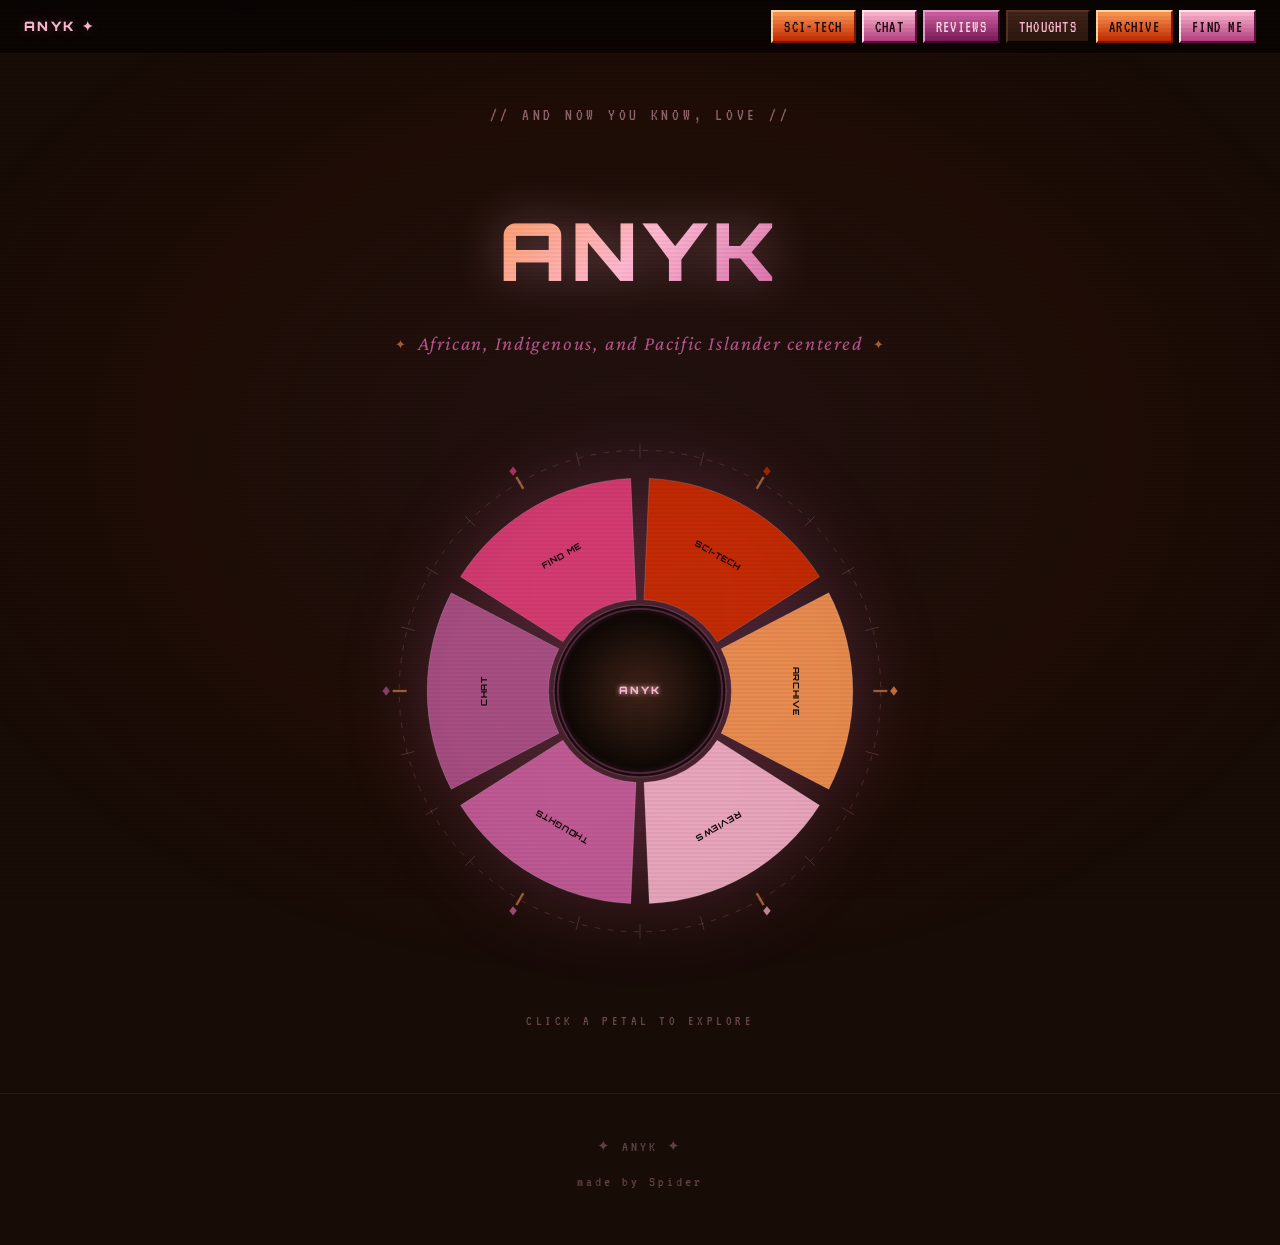
<file: index.html>
<!DOCTYPE html>
<html lang="en">
<head>
<meta charset="UTF-8">
<meta name="viewport" content="width=device-width, initial-scale=1.0">
<title>ANYK</title>
<link rel="stylesheet" href="style.css">
<style>
/* ── HOME-ONLY STYLES ── */
#home {
  min-height:100vh;
  display:flex; flex-direction:column;
  align-items:center; justify-content:center;
  padding:100px 20px 60px;
  position:relative; z-index:1;
}
.hero-title {
  font-family:'Orbitron',sans-serif;
  font-size:clamp(28px,7vw,80px); font-weight:900;
  letter-spacing:0.06em; text-align:center;
  background:linear-gradient(135deg,var(--flag-orange) 0%,var(--pink-baby) 50%,var(--flag-pink) 100%);
  -webkit-background-clip:text; -webkit-text-fill-color:transparent; background-clip:text;
  filter:drop-shadow(0 0 24px rgba(255,184,209,0.35));
  margin-bottom:6px; animation:glitch 9s infinite;
}
.hero-sub {
  font-family:'Crimson Pro',serif; font-style:italic;
  color:var(--flag-orange); text-align:center;
  font-size:clamp(13px,2.2vw,19px); letter-spacing:0.12em;
  opacity:.82; margin-bottom:6px;
}
.hero-tagline {
  font-family:'VT323',monospace;
  font-size:clamp(13px,2vw,17px);
  color:rgba(255,184,209,0.5); letter-spacing:0.22em;
  text-align:center; text-transform:uppercase; margin-bottom:50px;
}
.hero-secondary {
  font-family: 'Crimson Pro', serif;
  font-size: clamp(14px, 2.4vw, 20px);
  font-style: italic;
  font-weight: 400;
  color: var(--flag-pink);
  text-align: center;
  letter-spacing: 0.08em;
  opacity: 0.85;
  margin-bottom: 50px;
  position: relative;
}
.hero-secondary::before,
.hero-secondary::after {
  content: '✦';
  font-style: normal;
  font-size: 0.65em;
  color: var(--flag-orange);
  opacity: 0.7;
  margin: 0 10px;
  vertical-align: middle;
}
@keyframes glitch {
  0%,94%,100%{ filter:drop-shadow(0 0 24px rgba(255,184,209,0.35)); }
  95%{ filter:drop-shadow(-3px 0 var(--flag-red)) drop-shadow(3px 0 var(--flag-pink)); }
  96%{ filter:drop-shadow(3px 0 var(--flag-red)) drop-shadow(-3px 0 var(--flag-pink)); }
  97%{ filter:drop-shadow(0 0 24px rgba(255,184,209,0.35)); }
  98%{ filter:drop-shadow(-2px 0 var(--flag-orange)); }
  99%{ filter:drop-shadow(0 0 24px rgba(255,184,209,0.35)); }
}
.mandala-wrapper {
  width:min(560px,88vw); height:min(560px,88vw); margin:0 auto 30px;
}
#mandala-svg {
  width:100%; height:100%; overflow:visible;
  filter:drop-shadow(0 0 40px rgba(181,86,144,0.35));
}
.m-ring  { transform-origin:300px 300px; animation:rotCW  35s linear infinite; }
.m-ring-r{ transform-origin:300px 300px; animation:rotCCW 22s linear infinite; }
@keyframes rotCW  { to{ transform:rotate(360deg);  } }
@keyframes rotCCW { to{ transform:rotate(-360deg); } }
.petal { cursor:pointer; }
.petal:hover .petal-fill  { filter:brightness(1.45) saturate(1.3); }
.petal:hover .petal-label { fill:#FFF; }
.hint {
  font-family:'VT323',monospace; font-size:14px;
  letter-spacing:.25em; color:rgba(255,184,209,.35);
  text-transform:uppercase; text-align:center; margin-top:8px;
}
</style>
</head>
<body>

<nav>
  <a href="index.html" class="nav-logo">ANYK ✦</a>
  <div class="nav-links">
    <a href="scitech.html"  class="btn btn-or">Sci-Tech</a>
    <a href="chat.html"     class="btn btn-pk">Chat</a>
    <a href="reviews.html"  class="btn btn-mg">Reviews</a>
    <a href="thoughts.html" class="btn btn-dk">Thoughts</a>
    <a href="archive.html"  class="btn btn-or">Archive</a>
    <a href="findme.html"   class="btn btn-pk">Find Me</a>
  </div>
</nav>

<section id="home">
  <p class="hero-tagline">// and now you know, love //</p>
  <h1 class="hero-title">ANYK</h1>
  <p class="hero-secondary">African, Indigenous, and Pacific Islander centered</p>

  <div class="mandala-wrapper">
    <svg id="mandala-svg" viewBox="0 0 600 600" xmlns="http://www.w3.org/2000/svg">
      <defs>
        <filter id="glow-sm">
          <feGaussianBlur stdDeviation="3" result="b"/>
          <feMerge><feMergeNode in="b"/><feMergeNode in="SourceGraphic"/></feMerge>
        </filter>
        <filter id="glow-lg">
          <feGaussianBlur stdDeviation="8" result="b"/>
          <feMerge><feMergeNode in="b"/><feMergeNode in="SourceGraphic"/></feMerge>
        </filter>
        <radialGradient id="cg" cx="50%" cy="50%" r="50%">
          <stop offset="0%"   stop-color="#3F2318"/>
          <stop offset="100%" stop-color="#0A0503"/>
        </radialGradient>
      </defs>
    </svg>
  </div>
  <p class="hint">click a petal to explore</p>
</section>

<footer>
  <p>✦ ANYK ✦</p>
  <p style="margin-top:8px;">made by Spider</p>
</footer>

<script>
(function(){
  const svg = document.getElementById('mandala-svg');
  const NS = 'http://www.w3.org/2000/svg';
  const CX=300, CY=300, RI=98, RO=228, RL=167;

  const PAGES = [
    { href:'scitech.html',  label:'SCI-TECH', color:'#D52D00' },
    { href:'archive.html',  label:'ARCHIVE',  color:'#FF9A56' },
    { href:'reviews.html',  label:'REVIEWS',  color:'#FFB8D1' },
    { href:'thoughts.html', label:'THOUGHTS', color:'#D162A4' },
    { href:'chat.html',     label:'CHAT',     color:'#B55690' },
    { href:'findme.html',   label:'FIND ME',  color:'#E8407A' },
  ];

  const rad = d => d * Math.PI / 180;
  const pt  = (r,d) => ({ x: CX + r*Math.cos(rad(d)), y: CY + r*Math.sin(rad(d)) });

  function arc(ri,ro,s,e){
    const lg = (e-s)>180?1:0;
    const a=pt(ri,s),b=pt(ro,s),c=pt(ro,e),d=pt(ri,e);
    return `M${a.x},${a.y}L${b.x},${b.y}A${ro},${ro},0,${lg},1,${c.x},${c.y}L${d.x},${d.y}A${ri},${ri},0,${lg},0,${a.x},${a.y}Z`;
  }

  function el(tag,attrs){
    const e=document.createElementNS(NS,tag);
    Object.entries(attrs).forEach(([k,v])=>e.setAttribute(k,v));
    return e;
  }

  /* outer rotating ring */
  const ring = el('g',{class:'m-ring'});
  ring.appendChild(el('circle',{cx:CX,cy:CY,r:258,fill:'none',stroke:'rgba(255,184,209,0.18)','stroke-width':'1','stroke-dasharray':'6 8'}));
  for(let a=0;a<360;a+=15){
    const i=pt(250,a),o=pt(265,a);
    ring.appendChild(el('line',{x1:i.x,y1:i.y,x2:o.x,y2:o.y,stroke:a%60===0?'rgba(255,154,86,0.55)':'rgba(255,184,209,0.2)','stroke-width':a%60===0?'2.5':'1'}));
  }
  PAGES.forEach((_,i)=>{
    const a=i*60-90+30, p=pt(272,a);
    ring.appendChild(el('polygon',{points:`${p.x},${p.y-5} ${p.x+4},${p.y} ${p.x},${p.y+5} ${p.x-4},${p.y}`,fill:PAGES[i].color,opacity:'0.7'}));
  });
  svg.appendChild(ring);

  /* inner counter-rotating ring */
  const ring2=el('g',{class:'m-ring-r'});
  ring2.appendChild(el('circle',{cx:CX,cy:CY,r:82,fill:'none',stroke:'rgba(255,184,209,0.12)','stroke-width':'1','stroke-dasharray':'4 10'}));
  for(let a=0;a<360;a+=30){
    const p1=pt(76,a),p2=pt(84,a);
    ring2.appendChild(el('line',{x1:p1.x,y1:p1.y,x2:p2.x,y2:p2.y,stroke:'rgba(255,154,86,0.35)','stroke-width':'1.5'}));
  }
  svg.appendChild(ring2);

  /* petals */
  const GAP=5;
  PAGES.forEach((page,i)=>{
    const s=i*60-90+GAP/2, e=s+60-GAP, mid=(s+e)/2;
    const g=el('g',{class:'petal'});

    /* hover glow */
    const glow=el('path',{d:arc(RI-8,RO+8,s,e),fill:page.color,opacity:'0',filter:'url(#glow-lg)'});
    g.appendChild(glow);

    /* fill */
    g.appendChild(el('path',{d:arc(RI,RO,s,e),fill:page.color,class:'petal-fill',opacity:'0.88'}));
    /* border */
    g.appendChild(el('path',{d:arc(RI,RO,s,e),fill:'none',stroke:'rgba(255,255,255,0.18)','stroke-width':'1'}));

    /* label */
    const lp=pt(RL,mid);
    const lbl=el('text',{x:lp.x,y:lp.y,'text-anchor':'middle','dominant-baseline':'middle',
      fill:'#0A0503','font-family':'Orbitron, sans-serif','font-size':'9','font-weight':'700',
      'letter-spacing':'0.08em',class:'petal-label',transform:`rotate(${mid+90},${lp.x},${lp.y})`});
    lbl.textContent=page.label;
    g.appendChild(lbl);

    g.addEventListener('click', ()=>{ window.location.href = page.href; });
    g.addEventListener('mouseenter',()=>glow.setAttribute('opacity','0.25'));
    g.addEventListener('mouseleave',()=>glow.setAttribute('opacity','0'));
    svg.appendChild(g);
  });

  /* spokes */
  PAGES.forEach((_,i)=>{
    const a=i*60-90+30, p1=pt(84,a), p2=pt(RI,a);
    svg.appendChild(el('line',{x1:p1.x,y1:p1.y,x2:p2.x,y2:p2.y,stroke:'rgba(255,184,209,0.08)','stroke-width':'1','stroke-dasharray':'3 5'}));
  });

  /* center circle */
  svg.appendChild(el('circle',{cx:CX,cy:CY,r:92,fill:'url(#cg)',stroke:'rgba(255,184,209,0.2)','stroke-width':'1.5'}));
  svg.appendChild(el('circle',{cx:CX,cy:CY,r:88,fill:'none',stroke:'rgba(209,98,164,0.3)','stroke-width':'2',filter:'url(#glow-sm)'}));

  const t=el('text',{x:CX,y:CY,'text-anchor':'middle','dominant-baseline':'middle',
    fill:'#FFB8D1','font-family':'Orbitron, sans-serif','font-size':'11','font-weight':'900',
    'letter-spacing':'0.18em',filter:'url(#glow-sm)'});
  t.textContent='ANYK';
  svg.appendChild(t);

})();
</script>
</body>
</html>
</file>
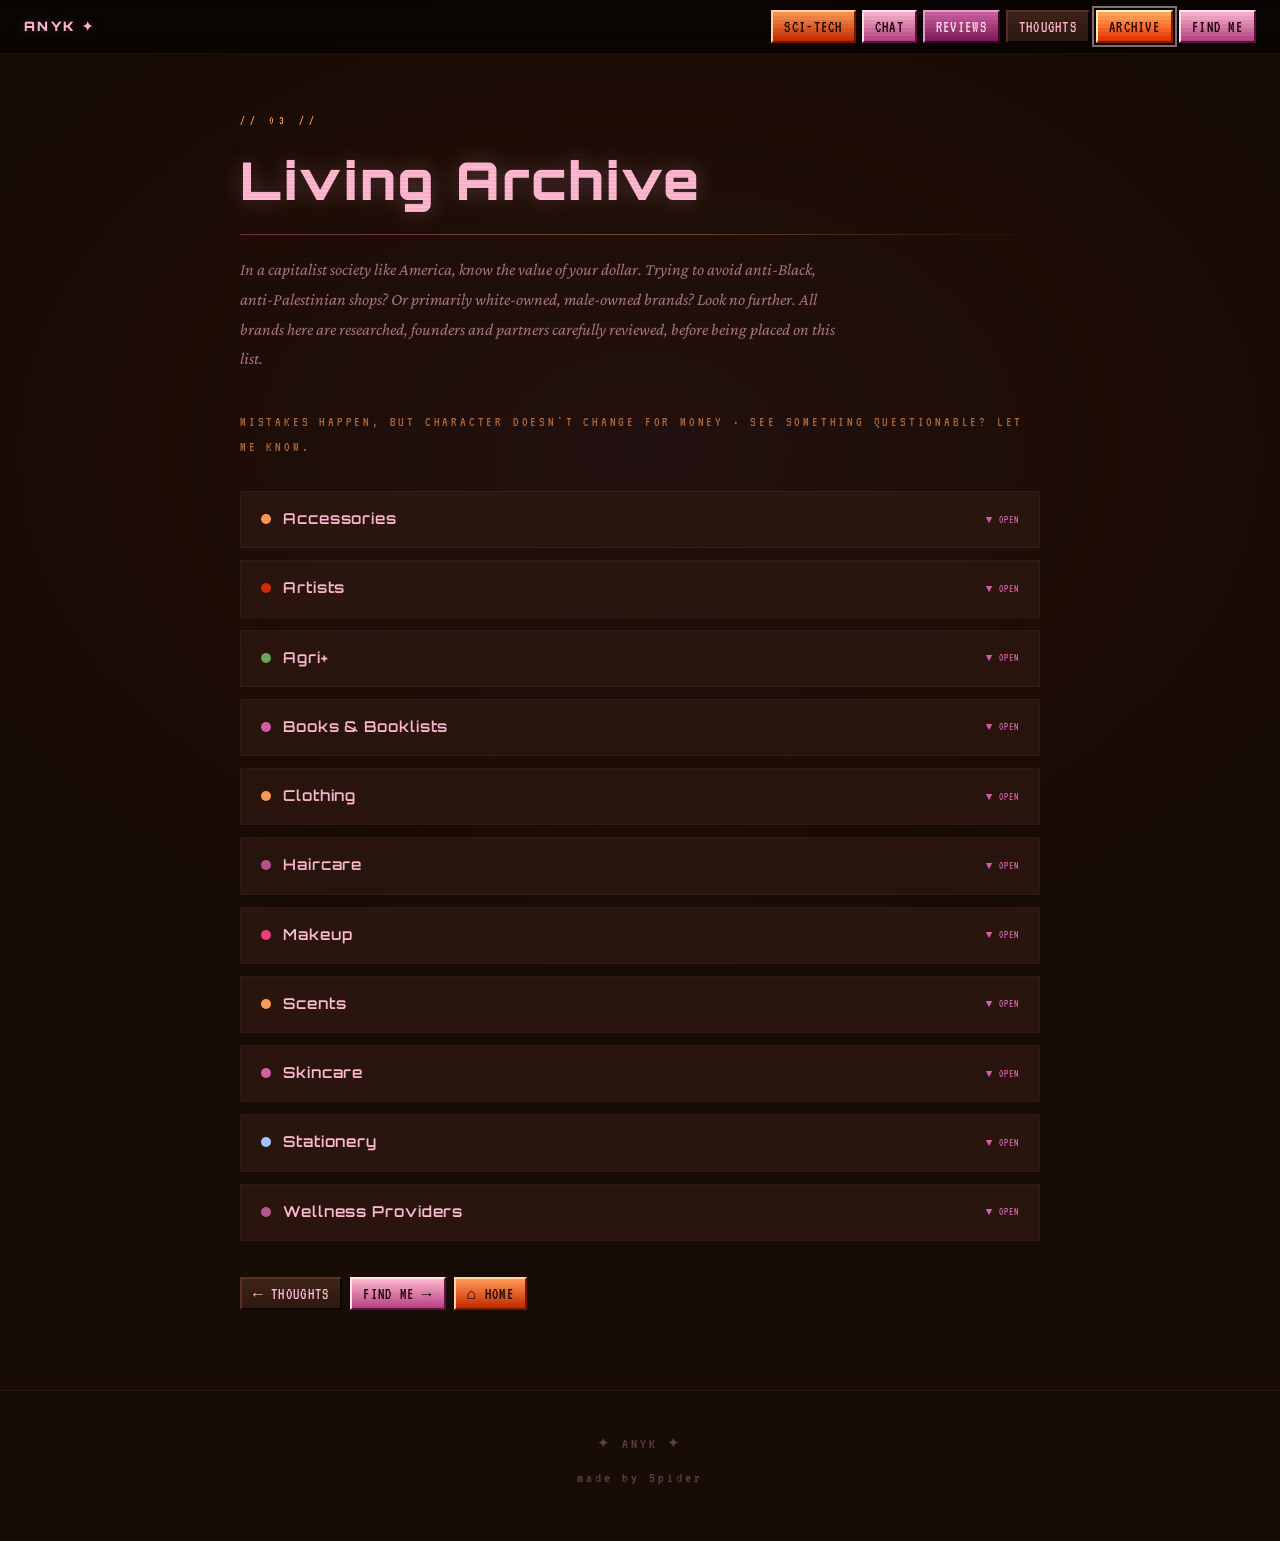
<file: archive.html>
<!DOCTYPE html>
<html lang="en">
<head>
<meta charset="UTF-8">
<meta name="viewport" content="width=device-width, initial-scale=1.0">
<title>ANYK · Living Archive</title>
<link rel="stylesheet" href="style.css">
</head>
<body>

<nav>
  <a href="index.html" class="nav-logo">ANYK ✦</a>
  <div class="nav-links">
    <a href="scitech.html"  class="btn btn-or">Sci-Tech</a>
    <a href="chat.html"     class="btn btn-pk">Chat</a>
    <a href="reviews.html"  class="btn btn-mg">Reviews</a>
    <a href="thoughts.html" class="btn btn-dk">Thoughts</a>
    <a href="archive.html"  class="btn btn-or current">Archive</a>
    <a href="findme.html"   class="btn btn-pk">Find Me</a>
  </div>
</nav>

<div class="page-wrap">
  <p class="page-tag">// 03 //</p>
  <h1 class="page-title">Living Archive</h1>
  <div class="page-line"></div>
  <p class="page-desc">In a capitalist society like America, know the value of your dollar. Trying to avoid anti-Black, anti-Palestinian shops? Or primarily white-owned, male-owned brands? Look no further. All brands here are researched, founders and partners carefully reviewed, before being placed on this list.</p>
  <p class="vt" style="font-size:14px;color:rgba(255,154,86,.65);margin-bottom:32px;">MISTAKES HAPPEN, BUT CHARACTER DOESN'T CHANGE FOR MONEY · SEE SOMETHING QUESTIONABLE? LET ME KNOW.</p>

  <!-- ACCESSORIES -->
  <div class="accordion">
    <div class="accordion-header" onclick="toggleAcc(this)">
      <div style="display:flex;align-items:center;">
        <div class="acc-dot" style="background:var(--flag-orange);"></div>
        <span class="acc-title">Accessories</span>
      </div>
      <span class="acc-arrow">▼ OPEN</span>
    </div>
    <div class="accordion-body">
      <p style="font-size:15px;color:var(--pink-dim);margin-bottom:16px;">Jewelry, Pins, Hair Ties… a home for all the little things.</p>
      <div class="brand">
        <p class="brand-name">Andrea Sophia Beadwork</p>
        <p class="brand-founder">Founded by Andrea Sophia</p>
        <p class="brand-desc">Beautiful beadwork — and they also make really good candles!</p>
        <div class="brand-links">
          <a href="https://www.etsy.com/shop/AndreaSophiaBeadwork" target="_blank" class="btn btn-or">Shop Etsy</a>
        </div>
      </div>
      <div class="brand">
        <p class="brand-name">Breromi</p>
        <p class="brand-founder">Founded by Breana Nicole</p>
        <p class="brand-desc">Black woman-owned accessories brand and creator of the Hair Clique™ — the world's first inclusive low-tension magnetic hair clip. Designed for all hair types including natural, loc'd, and thick hair. Where fashion meets innovation.</p>
        <div class="brand-links">
          <a href="https://breromi.com" target="_blank" class="btn btn-or">Shop Breromi</a>
        </div>
      </div>
      <div class="brand">
        <p class="brand-name">Chunks</p>
        <p class="brand-founder">Founded by Tiffany Ju</p>
        <p class="brand-desc">Memphis-inspired hair accessories — clips, barrettes, and more with one-of-a-kind design sensibility.</p>
        <div class="brand-links">
          <a href="https://chunks.shop/" target="_blank" class="btn btn-or">Shop Chunks</a>
          <a href="https://www.colleen.nz/archive/chunks-tiffany-ju" target="_blank" class="btn btn-dk">Colleen</a>
          <a href="https://www.graymag.com/post/chunks-makes-memphis-inspired-hair-candy-you-didn-t-know-you-needed" target="_blank" class="btn btn-dk">Gray Mag</a>
        </div>
      </div>
      <div class="brand">
        <p class="brand-name">Otsí:tsi'designs</p>
        <p class="brand-founder">Founded by Rebecca Doxtator (she/they) · Oneida Nation of the Thames</p>
        <p class="brand-desc">Rebecca started beading in 2014 and her work has transformed from a casual hobby to an artistic passion. Beautiful, unique beadwork — earrings to bolo ties — blending traditional Ukwehuwé beadwork style with a pop culture twist.</p>
        <div class="brand-links">
          <a href="https://otsitsidesigns.square.site/s/shop" target="_blank" class="btn btn-or">Shop Otsí:tsi'</a>
        </div>
      </div>
      <div class="brand">
        <p class="brand-name">Samo Ondoh</p>
        <p class="brand-founder">Founded by Hyun Jin Sa and Sueyon Kang</p>
        <p class="brand-desc">A contemporary South Korean bag brand creating genderless, artistic accessories. The name means "same temperature" — a reflection of the duo's shared creative vision.</p>
        <div class="brand-links">
          <a href="https://samoondoh.com/" target="_blank" class="btn btn-or">Shop Samo Ondoh</a>
        </div>
      </div>
      <div class="brand">
        <p class="brand-name">Rahma Scarves</p>
        <div class="brand-links">
          <a href="https://rahmascarves.com/" target="_blank" class="btn btn-or">Shop Rahma</a>
        </div>
      </div>
      <div class="brand">
        <p class="brand-name">Telfar</p>
        <p class="brand-founder">Founded by Telfar Clemens</p>
        <div class="brand-links">
          <a href="https://telfar.net/" target="_blank" class="btn btn-or">Shop Telfar</a>
        </div>
      </div>
    </div>
  </div>

  <!-- ARTISTS -->
  <div class="accordion">
    <div class="accordion-header" onclick="toggleAcc(this)">
      <div style="display:flex;align-items:center;">
        <div class="acc-dot" style="background:var(--flag-red);"></div>
        <span class="acc-title">Artists</span>
      </div>
      <span class="acc-arrow">▼ OPEN</span>
    </div>
    <div class="accordion-body">
      <p style="font-size:15px;color:var(--pink-dim);margin-bottom:16px;">The vertebrae of our society!</p>
      <div class="brand">
        <p class="brand-name">Sadie Lew</p>
        <div class="brand-links">
          <a href="https://sadielew.com/" target="_blank" class="btn btn-or">Visit</a>
        </div>
      </div>
      <div class="brand">
        <p class="brand-name">Sinclair Sexsmith</p>
        <p class="brand-desc">A writer and teacher. Sugar Butch is Sinclair's blog and website about all things kink, queer, gender, and storied.</p>
        <div class="brand-links">
          <a href="https://www.sugarbutch.net/about/" target="_blank" class="btn btn-or">SugarButch</a>
        </div>
      </div>
    </div>
  </div>

  <!-- AGRI+ -->
  <div class="accordion">
    <div class="accordion-header" onclick="toggleAcc(this)">
      <div style="display:flex;align-items:center;">
        <div class="acc-dot" style="background:#6DA860;"></div>
        <span class="acc-title">Agri+</span>
      </div>
      <span class="acc-arrow">▼ OPEN</span>
    </div>
    <div class="accordion-body">
      <p style="font-size:15px;color:var(--pink-dim);">Agriculture is the backbone of our societies. Find the farmers, butchers, and herbalists in your area.<br><br><em>Entries coming soon — submit a suggestion!</em></p>
    </div>
  </div>

  <!-- BOOKS -->
  <div class="accordion">
    <div class="accordion-header" onclick="toggleAcc(this)">
      <div style="display:flex;align-items:center;">
        <div class="acc-dot" style="background:var(--flag-pink);"></div>
        <span class="acc-title">Books &amp; Booklists</span>
      </div>
      <span class="acc-arrow">▼ OPEN</span>
    </div>
    <div class="accordion-body">
      <p style="font-size:15px;color:var(--pink-dim);margin-bottom:16px;">We fighting illiteracy outchea!</p>
      <div class="brand">
        <p class="brand-name">Fulton County Library System</p>
        <p class="brand-founder">Director: Gayle Holloman</p>
        <div class="brand-links">
          <a href="https://www.fulcolibrary.org/" target="_blank" class="btn btn-pk">Fulco Library</a>
        </div>
      </div>
      <div class="brand">
        <p class="brand-name">Fiction Out of Africa</p>
        <p class="brand-desc">A curated booklist featuring solely African authors. Current book count: 10. Hosted by the Fulton County Library System, Atlanta, GA.</p>
        <div class="brand-links">
          <a href="https://fulcolibrary.bibliocommons.com/v2/list/display/2392599149/2608513429" target="_blank" class="btn btn-pk">View List</a>
        </div>
      </div>
    </div>
  </div>

  <!-- CLOTHING -->
  <div class="accordion">
    <div class="accordion-header" onclick="toggleAcc(this)">
      <div style="display:flex;align-items:center;">
        <div class="acc-dot" style="background:var(--flag-orange);"></div>
        <span class="acc-title">Clothing</span>
      </div>
      <span class="acc-arrow">▼ OPEN</span>
    </div>
    <div class="accordion-body">
      <p style="font-size:15px;color:var(--pink-dim);margin-bottom:16px;">Who said the revolution will be remembered for its style? Oh right, Vince Staples.</p>
      <div class="brand">
        <p class="brand-name">Dulse</p>
        <div class="brand-links">
          <a href="https://www.dulseclothing.com/shop-all" target="_blank" class="btn btn-or">Shop Dulse</a>
        </div>
      </div>
      <div class="brand">
        <p class="brand-name">Fancì Club</p>
        <p class="brand-founder">Founded by Duy Tran</p>
        <p class="brand-desc">Vietnamese womenswear label handmade in Ho Chi Minh City. Bold, playfully seductive Y2K-inspired designs — corsets, sheer fabrics, ruffles — crafted from deadstock and upcycled materials.</p>
        <div class="brand-links">
          <a href="https://fanciclub.com/" target="_blank" class="btn btn-or">Shop Fancì Club</a>
        </div>
      </div>
      <div class="brand">
        <p class="brand-name">Hertunba</p>
        <p class="brand-founder">Founded by Florentina</p>
        <p class="brand-desc">A sustainable luxury fashion brand from Nigeria delivering classy, ready-to-wear clothes for ambitious women. Derived from "Her" and the Yoruba title "Otunba" — each piece empowers local women artisans through training and fair compensation.</p>
        <div class="brand-links">
          <a href="https://www.hertunba.com/" target="_blank" class="btn btn-or">Shop Hertunba</a>
        </div>
      </div>
      <div class="brand">
        <p class="brand-name">Meji Meji</p>
        <p class="brand-founder">Founded by Tolu Oye</p>
        <p class="brand-desc">An Afrocentric fashion brand rooted in Black culture, blending African-American style, West African textiles, and Juju music influences. Handcrafted with ethically sourced materials, celebrating heritage and modernity.</p>
        <div class="brand-links">
          <a href="https://mejimeji.co/" target="_blank" class="btn btn-or">Shop Meji Meji</a>
        </div>
      </div>
      <div class="brand">
        <p class="brand-name">Rosarazy</p>
        <div class="brand-links">
          <a href="https://www.rosarazy.com/collections/all" target="_blank" class="btn btn-or">Shop Rosarazy</a>
        </div>
      </div>
      <div class="brand">
        <p class="brand-name">Telfar</p>
        <p class="brand-founder">Founded by Telfar Clemens</p>
        <div class="brand-links">
          <a href="https://telfar.net/" target="_blank" class="btn btn-or">Shop Telfar</a>
        </div>
      </div>
      <div class="brand">
        <p class="brand-name">Voight</p>
        <p class="brand-founder">Founded by Valentina Voight and creatives Nat Hernandez &amp; Karl Darcy</p>
        <div class="brand-links">
          <a href="https://voight.com/" target="_blank" class="btn btn-or">Shop Voight</a>
        </div>
      </div>
      <div class="brand">
        <p class="brand-name">Waydamin</p>
        <p class="brand-founder">Founded by Jayda Cheaves</p>
        <div class="brand-links">
          <a href="https://waydamin.com/" target="_blank" class="btn btn-or">Shop Waydamin</a>
        </div>
      </div>
    </div>
  </div>

  <!-- HAIRCARE -->
  <div class="accordion">
    <div class="accordion-header" onclick="toggleAcc(this)">
      <div style="display:flex;align-items:center;">
        <div class="acc-dot" style="background:var(--flag-magenta);"></div>
        <span class="acc-title">Haircare</span>
      </div>
      <span class="acc-arrow">▼ OPEN</span>
    </div>
    <div class="accordion-body">
      <p style="font-size:15px;color:var(--pink-dim);margin-bottom:16px;">Because they still hate to see curls coming!</p>
      <div class="brand">
        <p class="brand-name">Bread Beauty Supply</p>
        <p class="brand-founder">Founded by Maeva Heim · Black-owned</p>
        <div class="brand-links">
          <a href="https://breadbeautysupply.com/collections/all" target="_blank" class="btn btn-mg">Shop Bread</a>
          <a href="https://www.vogue.com/slideshow/how-bread-beauty-supply-founder-maeva-heim-made-the-change-she-wanted-to-see-in-the-industry" target="_blank" class="btn btn-dk">Vogue</a>
          <a href="https://www.thecut.com/2021/08/maeva-heim-bread-beauty-supply-scents.html" target="_blank" class="btn btn-dk">The Cut</a>
        </div>
      </div>
    </div>
  </div>

  <!-- MAKEUP -->
  <div class="accordion">
    <div class="accordion-header" onclick="toggleAcc(this)">
      <div style="display:flex;align-items:center;">
        <div class="acc-dot" style="background:var(--flag-rose);"></div>
        <span class="acc-title">Makeup</span>
      </div>
      <span class="acc-arrow">▼ OPEN</span>
    </div>
    <div class="accordion-body">
      <p style="font-size:15px;color:var(--pink-dim);">I love it, hate when it's not in my shade!<br><br></p>
      <div class="brand">
        <p class="brand-name">Fenty Beauty</p>
        <p class="brand-founder">Founded by Rihanna</p>
        <p class="brand-desc">The brand that changed the industry — 40 foundation shades at launch, now expanded to 50. Inclusive, high-performance makeup celebrating all skin tones. Vegan and cruelty-free.</p>
        <div class="brand-links">
          <a href="https://www.fentybeauty.com/" target="_blank" class="btn btn-pk">Shop Fenty Beauty</a>
        </div>
      </div>
      <div class="brand">
        <p class="brand-name">Jayda Cheaves Beauty</p>
        <p class="brand-founder">Founded by Jayda Cheaves</p>
        <p class="brand-desc">Clean, cruelty-free vegan cosmetics. More than just a brand — a legacy built for us.</p>
        <div class="brand-links">
          <a href="https://jaydacheavesbeauty.com/" target="_blank" class="btn btn-pk">Shop Jayda Cheaves Beauty</a>
        </div>
      </div>
      <div class="brand">
        <p class="brand-name">Juvia's Place</p>
        <p class="brand-founder">Founded by Chichi Eburu</p>
        <p class="brand-desc">Nigerian-American founded Black-owned makeup brand celebrating African royalty and cultural richness. Rich, vibrant, highly pigmented formulas in inclusive shade ranges — from the deepest darks to the fairest fairs. Named for founder's two children, Juwa and Olivia.</p>
        <div class="brand-links">
          <a href="https://www.juviasplace.com/" target="_blank" class="btn btn-pk">Shop Juvia's Place</a>
        </div>
      </div>
      <div class="brand">
        <p class="brand-name">Kaja Beauty</p>
        <p class="brand-desc">K-beauty for everyone — playful, innovative makeup products made in Seoul with Korean innovation. 100% cruelty-free. Literally means "let's go" in Korean.</p>
        <div class="brand-links">
          <a href="https://kajabeauty.com/" target="_blank" class="btn btn-pk">Shop Kaja</a>
        </div>
      </div>
      <div class="brand">
        <p class="brand-name">Mango People</p>
        <p class="brand-founder">Founded by Sravya Adusumilli</p>
        <p class="brand-desc">South Asian-owned, Ayurvedic-inspired makeup brand — Sephora's first. Formulated with mango butter, adaptogenic herbs, and botanical oils, in inclusive shades for all skin tones. Vegan, cruelty-free, and carbon neutral.</p>
        <div class="brand-links">
          <a href="https://mangopeopleofficial.com/" target="_blank" class="btn btn-pk">Shop Mango People</a>
        </div>
      </div>
      <div class="brand">
        <p class="brand-name">Milk Makeup</p>
        <p class="brand-founder">Founded by Zanna Roberts Rassi &amp; Mazdack Rassi</p>
        <p class="brand-desc">NYC-born, always vegan and cruelty-free makeup built for real life. Clean formulas, multi-use products, and unapologetically bold — made for every skin tone and gender.</p>
        <div class="brand-links">
          <a href="https://www.milkmakeup.com/" target="_blank" class="btn btn-pk">Shop Milk Makeup</a>
        </div>
      </div>
      <div class="brand">
        <p class="brand-name">Pat McGrath Labs</p>
        <p class="brand-founder">Founded by Pat McGrath</p>
        <p class="brand-desc">Founded by the world's most influential makeup artist. Legendary, ultra-pigmented formulas worn on runways and red carpets worldwide — now available direct to consumer.</p>
        <div class="brand-links">
          <a href="https://www.patmcgrath.com/" target="_blank" class="btn btn-pk">Shop Pat McGrath Labs</a>
        </div>
      </div>
      <div class="brand">
        <p class="brand-name">Sacheu Beauty</p>
        <p class="brand-founder">Founded by Sarah Cheung</p>
        <p class="brand-desc">Asian woman-owned brand redefining longwear makeup with barrier-friendly, skin-first formulas. Known for the TikTok-viral Lip Liner STAY-N. 100% vegan and cruelty-free.</p>
        <div class="brand-links">
          <a href="https://sacheu.com/" target="_blank" class="btn btn-pk">Shop Sacheu</a>
        </div>
      </div>
      <div class="brand">
        <p class="brand-name">Simihaze Beauty</p>
        <p class="brand-founder">Founded by Simi and Haze Khadra</p>
        <p class="brand-desc">Palestinian twin sisters and DJ duo turned beauty founders. Skincare-infused makeup essentials built on "minimal optimal" — maximum impact with minimal effort. Vegan and cruelty-free.</p>
        <div class="brand-links">
          <a href="https://simihazebeauty.com/" target="_blank" class="btn btn-pk">Shop Simihaze</a>
        </div>
      </div>
      <div class="brand">
        <p class="brand-name">Tower 28</p>
        <p class="brand-founder">Founded by Amy Liu</p>
        <p class="brand-desc">Clean, vegan, cruelty-free makeup and skincare designed for sensitive skin. Non-toxic, non-irritating formulas endorsed by the National Eczema Association. All products $28 and under.</p>
        <div class="brand-links">
          <a href="https://www.tower28beauty.com/" target="_blank" class="btn btn-pk">Shop Tower 28</a>
        </div>
      </div>
    </div>
  </div>

  <!-- SCENTS -->
  <div class="accordion">
    <div class="accordion-header" onclick="toggleAcc(this)">
      <div style="display:flex;align-items:center;">
        <div class="acc-dot" style="background:var(--flag-orange);"></div>
        <span class="acc-title">Scents</span>
      </div>
      <span class="acc-arrow">▼ OPEN</span>
    </div>
    <div class="accordion-body">
      <p style="font-size:15px;color:var(--pink-dim);margin-bottom:16px;">From candles to perfume, smell your way through to the good times.</p>
      <div class="brand">
        <p class="brand-name">Fenty Beauty</p>
        <p class="brand-founder">Founded by Rihanna</p>
        <div class="brand-links">
          <a href="https://www.fentybeauty.com/collections/fragrance" target="_blank" class="btn btn-or">Shop Fenty Fragrance</a>
        </div>
      </div>
      <div class="brand">
        <p class="brand-name">Kayali</p>
        <p class="brand-founder">Founded by Mona Kattan</p>
        <div class="brand-links">
          <a href="https://us.kayali.com" target="_blank" class="btn btn-or">Shop Kayali</a>
        </div>
      </div>
      <div class="brand">
        <p class="brand-name">Kohmodern</p>
        <p class="brand-founder">Founded by Nic</p>
        <div class="brand-links">
          <a href="https://www.kohmodern.com" target="_blank" class="btn btn-or">Shop Kohmodern</a>
        </div>
      </div>
      <div class="brand">
        <p class="brand-name">Dahlia Blanc &amp; Co</p>
        <div class="brand-links">
          <a href="https://dahliablanc.co/" target="_blank" class="btn btn-or">Shop Dahlia Blanc</a>
        </div>
      </div>
    </div>
  </div>

  <!-- SKINCARE -->
  <div class="accordion">
    <div class="accordion-header" onclick="toggleAcc(this)">
      <div style="display:flex;align-items:center;">
        <div class="acc-dot" style="background:var(--flag-pink);"></div>
        <span class="acc-title">Skincare</span>
      </div>
      <span class="acc-arrow">▼ OPEN</span>
    </div>
    <div class="accordion-body">
      <p style="font-size:15px;color:var(--pink-dim);margin-bottom:16px;">Everyone needs it and some of us do it. Brands not led by white folks!</p>
      <div class="brand">
        <p class="brand-name">Eadem</p>
        <p class="brand-founder">Co-founded by Marie Kouadio Amouzame &amp; Alice Lin Glover</p>
        <p class="brand-desc">Black and Asian woman-owned skincare pioneering Smart Melanin™ Beauty — clinically-proven formulas made for melanin-rich skin, by women of color. Known for the viral Milk Marvel Dark Spot Serum.</p>
        <div class="brand-links">
          <a href="https://eadem.co/" target="_blank" class="btn btn-pk">Shop Eadem</a>
        </div>
      </div>
      <div class="brand">
        <p class="brand-name">Fenty Skin</p>
        <p class="brand-founder">Founded by Rihanna</p>
        <p class="brand-desc">Skincare made to work for all skin tones. Clean, vegan, and cruelty-free — from the creator of Fenty Beauty. Universal formulas that actually deliver.</p>
        <div class="brand-links">
          <a href="https://www.fentyskin.com/" target="_blank" class="btn btn-pk">Shop Fenty Skin</a>
        </div>
      </div>
      <div class="brand">
        <p class="brand-name">Knemo Beauty</p>
        <p class="brand-desc">A Korean skincare brand cutting edge, not corners. Known for their LIPLOCK Jelly Serum, pimple patches, and soothing toners — available at Ulta and Nordstrom.</p>
        <div class="brand-links">
          <a href="https://knemobeauty.com/" target="_blank" class="btn btn-pk">Shop Knemo</a>
        </div>
      </div>
      <div class="brand">
        <p class="brand-name">Topicals</p>
        <p class="brand-founder">Co-founded by Olamide Olowe and Claudia Teng</p>
        <div class="brand-links">
          <a href="https://mytopicals.com/pages/about" target="_blank" class="btn btn-pk">Visit Topicals</a>
        </div>
      </div>
      <div class="brand">
        <p class="brand-name">Tower 28</p>
        <p class="brand-founder">Founded by Amy Liu</p>
        <p class="brand-desc">Clean, vegan, cruelty-free makeup and skincare designed for sensitive skin. Non-toxic, non-irritating formulas endorsed by the National Eczema Association. All products $28 and under.</p>
        <div class="brand-links">
          <a href="https://www.tower28beauty.com/" target="_blank" class="btn btn-pk">Shop Tower 28</a>
        </div>
      </div>
    </div>
  </div>

  <!-- STATIONERY -->
  <div class="accordion">
    <div class="accordion-header" onclick="toggleAcc(this)">
      <div style="display:flex;align-items:center;">
        <div class="acc-dot" style="background:#A0C4FF;"></div>
        <span class="acc-title">Stationery</span>
      </div>
      <span class="acc-arrow">▼ OPEN</span>
    </div>
    <div class="accordion-body">
      <p style="font-size:15px;color:var(--pink-dim);margin-bottom:16px;">I love a good notebook and pen set. If you do too, this section's for you.</p>
      <div class="brand">
        <p class="brand-name">Cognitive Surplus</p>
        <div class="brand-links">
          <a href="https://cognitive-surplus.com/" target="_blank" class="btn btn-or">Shop</a>
        </div>
      </div>
    </div>
  </div>

  <!-- WELLNESS -->
  <div class="accordion">
    <div class="accordion-header" onclick="toggleAcc(this)">
      <div style="display:flex;align-items:center;">
        <div class="acc-dot" style="background:var(--flag-magenta);"></div>
        <span class="acc-title">Wellness Providers</span>
      </div>
      <span class="acc-arrow">▼ OPEN</span>
    </div>
    <div class="accordion-body">
      <p style="font-size:15px;color:var(--pink-dim);margin-bottom:16px;">Whether you've been picking up too much energy or letting go of too little, there's someone here to help guide you!</p>
      <div class="brand">
        <p class="brand-name">Hypnotic Aura Holistic</p>
        <p class="brand-founder">Aura Jade · Decatur, GA</p>
        <p class="brand-desc">A mother, creative, healer, mystic, and expanded person local to Decatur, GA. Her personally curated space is made to unlock the power of whole body mental and spiritual wellness — for yourself, through yourself.</p>
        <div class="brand-links">
          <a href="https://hypnoticauraholistic.com/" target="_blank" class="btn btn-mg">Visit</a>
        </div>
      </div>
    </div>
  </div>

  <div class="btn-row">
    <a href="thoughts.html" class="btn btn-dk">← Thoughts</a>
    <a href="findme.html"   class="btn btn-pk">Find Me →</a>
    <a href="index.html"    class="btn btn-or">⌂ Home</a>
  </div>
</div>

<footer>
  <p>✦ ANYK ✦</p>
  <p style="margin-top:8px;">made by Spider</p>
</footer>

<script>
function toggleAcc(h){
  const b=h.nextElementSibling, a=h.querySelector('.acc-arrow'), o=b.classList.contains('open');
  b.classList.toggle('open',!o); a.textContent=o?'▼ OPEN':'▲ CLOSE';
}
</script>
</body>
</html>
</file>
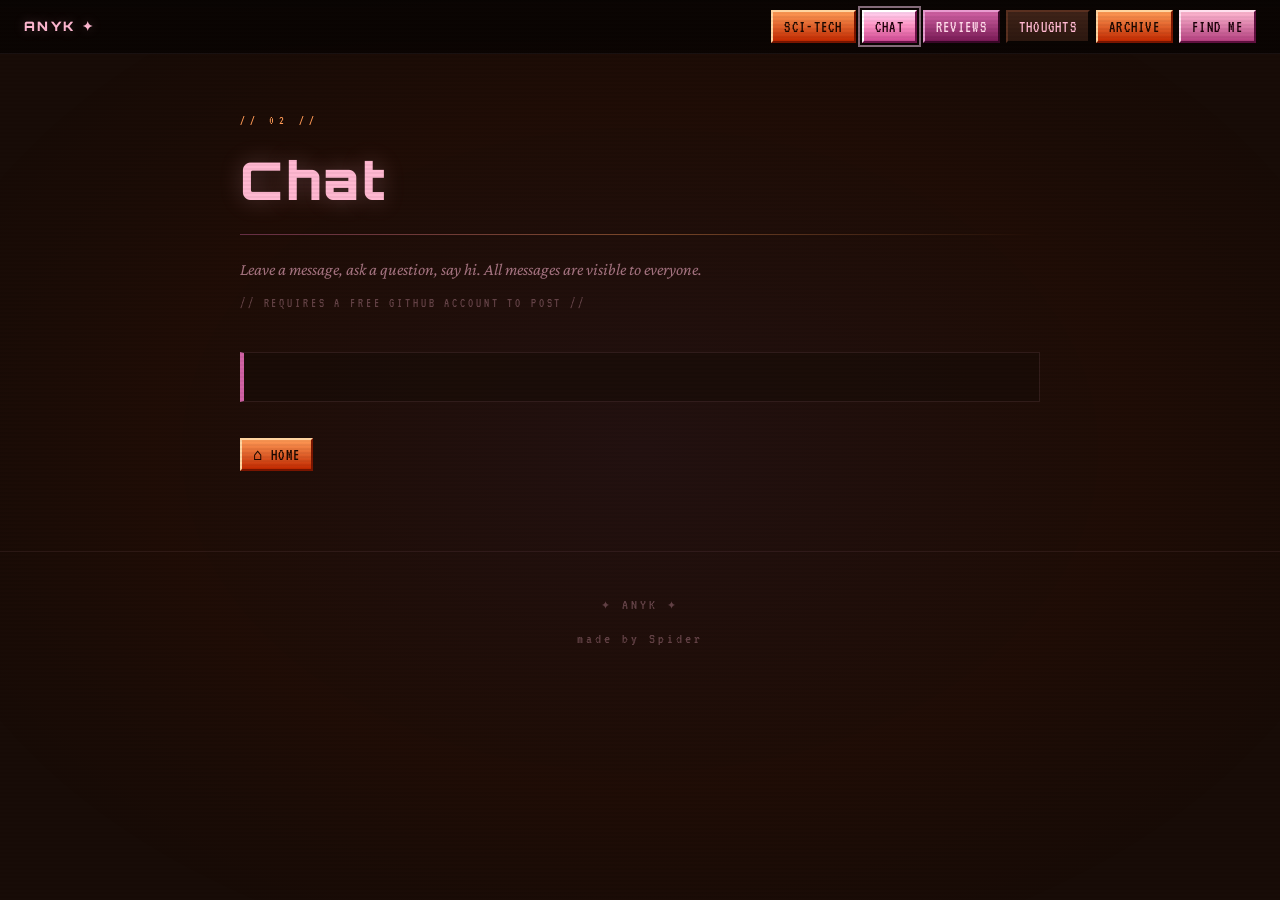
<file: chat.html>
<!DOCTYPE html>
<html lang="en">
<head>
<meta charset="UTF-8">
<meta name="viewport" content="width=device-width, initial-scale=1.0">
<title>ANYK · Chat</title>
<link rel="stylesheet" href="style.css">
<style>
.chat-intro {
  font-size:17px; color:var(--pink-dim); font-style:italic; margin-bottom:8px;
}
.chat-note {
  font-family:'VT323',monospace; font-size:13px;
  letter-spacing:.22em; color:rgba(255,184,209,.3);
  text-transform:uppercase; margin-bottom:36px;
}
.giscus-wrap {
  border:1px solid rgba(255,184,209,0.1);
  border-left:4px solid var(--flag-pink);
  padding:24px 20px;
  background:rgba(24,12,7,0.6);
}
</style>
</head>
<body>

<nav>
  <a href="index.html" class="nav-logo">ANYK ✦</a>
  <div class="nav-links">
    <a href="scitech.html"  class="btn btn-or">Sci-Tech</a>
    <a href="chat.html"     class="btn btn-pk current">Chat</a>
    <a href="reviews.html"  class="btn btn-mg">Reviews</a>
    <a href="thoughts.html" class="btn btn-dk">Thoughts</a>
    <a href="archive.html"  class="btn btn-or">Archive</a>
    <a href="findme.html"   class="btn btn-pk">Find Me</a>
  </div>
</nav>

<div class="page-wrap">
  <p class="page-tag">// 02 //</p>
  <h1 class="page-title">Chat</h1>
  <div class="page-line"></div>
  <p class="chat-intro">Leave a message, ask a question, say hi. All messages are visible to everyone.</p>
  <p class="chat-note">// requires a free github account to post //</p>

  <div class="giscus-wrap">

    <!-- =====================================================
         PASTE YOUR GISCUS SCRIPT TAG HERE
         replacing this comment block.

         To get it:
         1. Go to your repo → Settings → Features → enable Discussions
         2. Visit https://giscus.app
         3. Type: akaspiderlily/ANYK in the Repository field
         4. Set Discussion Category to: General
         5. Set Theme to: dark_dimmed
         6. Copy the generated <script> tag and paste it here

         To delete a comment:
         Go to github.com/akaspiderlily/ANYK/discussions
         find the post → click ··· → Delete
    ===================================================== -->

   <script src="https://giscus.app/client.js"
        data-repo="akaspiderlily/ANYK"
        data-repo-id="R_kgDORrvwYw"
        data-category="General"
        data-category-id="DIC_kwDORrvwY84C5-bu"
        data-mapping="pathname"
        data-strict="0"
        data-reactions-enabled="1"
        data-emit-metadata="0"
        data-input-position="top"
        data-theme="purple_dark"
        data-lang="en"
        data-loading="lazy"
        crossorigin="anonymous"
        async>
</script>

  </div>

  <div class="btn-row">
    <a href="index.html" class="btn btn-or">⌂ Home</a>
  </div>
</div>

<footer>
  <p>✦ ANYK ✦</p>
  <p style="margin-top:8px;">made by Spider</p>
</footer>

</body>
</html>
</file>
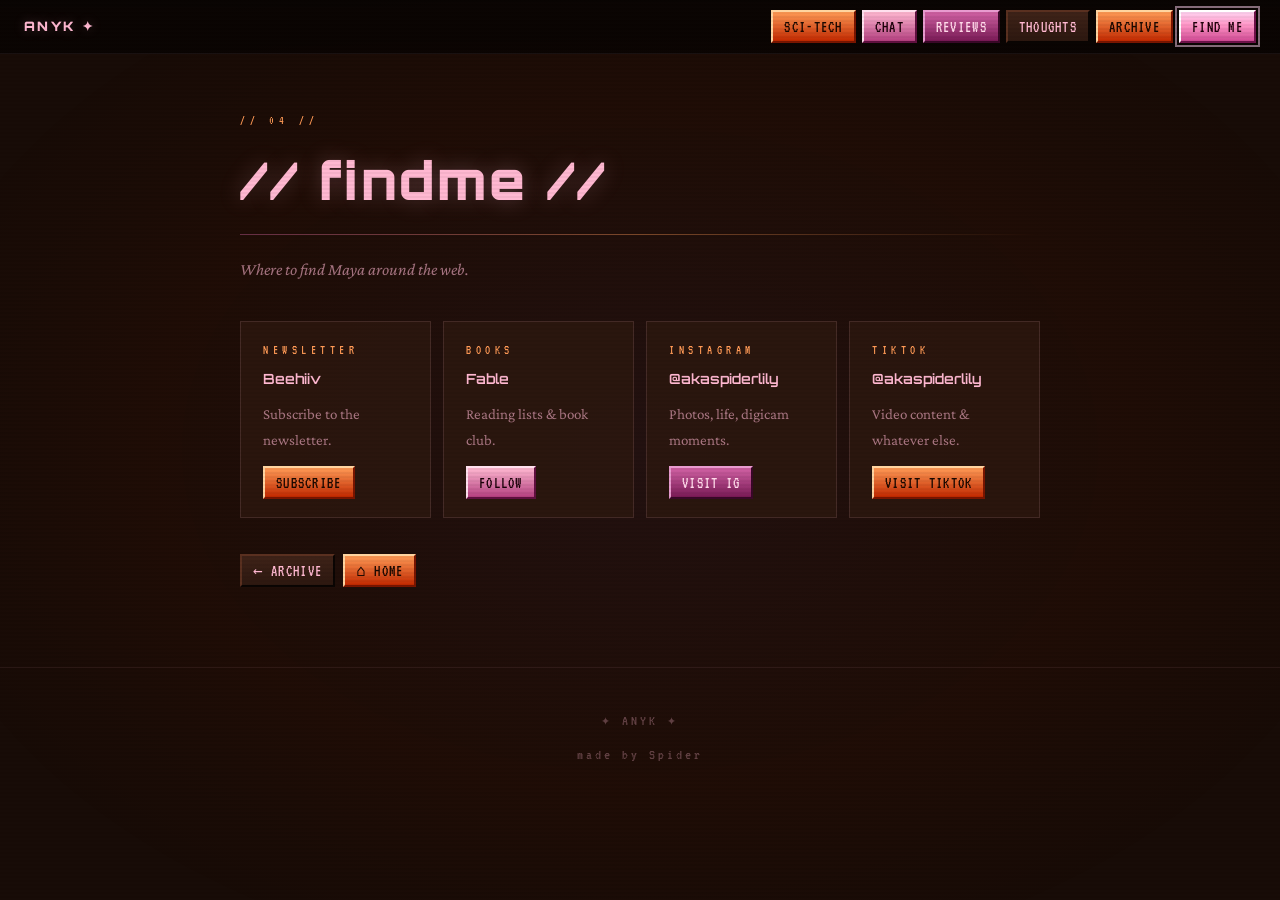
<file: findme.html>
<!DOCTYPE html>
<html lang="en">
<head>
<meta charset="UTF-8">
<meta name="viewport" content="width=device-width, initial-scale=1.0">
<title>ANYK · Find Me</title>
<link rel="stylesheet" href="style.css">
</head>
<body>

<nav>
  <a href="index.html" class="nav-logo">ANYK ✦</a>
  <div class="nav-links">
    <a href="scitech.html"  class="btn btn-or">Sci-Tech</a>
    <a href="chat.html"     class="btn btn-pk">Chat</a>
    <a href="reviews.html"  class="btn btn-mg">Reviews</a>
    <a href="thoughts.html" class="btn btn-dk">Thoughts</a>
    <a href="archive.html"  class="btn btn-or">Archive</a>
    <a href="findme.html"   class="btn btn-pk current">Find Me</a>
  </div>
</nav>

<div class="page-wrap">
  <p class="page-tag">// 04 //</p>
  <h1 class="page-title">// findme //</h1>
  <div class="page-line"></div>
  <p class="page-desc">Where to find Maya around the web.</p>

  <div class="social-grid">
    <div class="social-card">
      <p class="social-platform">Newsletter</p>
      <p class="social-handle">Beehiiv</p>
      <p class="social-desc">Subscribe to the newsletter.</p>
      <a href="#" class="btn btn-or">Subscribe</a>
    </div>
    <div class="social-card">
      <p class="social-platform">Books</p>
      <p class="social-handle">Fable</p>
      <p class="social-desc">Reading lists &amp; book club.</p>
      <a href="#" class="btn btn-pk">Follow</a>
    </div>
    <div class="social-card">
      <p class="social-platform">Instagram</p>
      <p class="social-handle">@akaspiderlily</p>
      <p class="social-desc">Photos, life, digicam moments.</p>
      <a href="https://www.instagram.com/akaspiderlily/?hl=en" target="_blank" class="btn btn-mg">Visit IG</a>
    </div>
    <div class="social-card">
      <p class="social-platform">TikTok</p>
      <p class="social-handle">@akaspiderlily</p>
      <p class="social-desc">Video content &amp; whatever else.</p>
      <a href="https://www.tiktok.com/@akaspiderlily" target="_blank" class="btn btn-or">Visit TikTok</a>
    </div>
  </div>

  <div class="btn-row">
    <a href="archive.html" class="btn btn-dk">← Archive</a>
    <a href="index.html"   class="btn btn-or">⌂ Home</a>
  </div>
</div>

<footer>
  <p>✦ ANYK ✦</p>
  <p style="margin-top:8px;">made by Spider</p>
</footer>

</body>
</html>
</file>
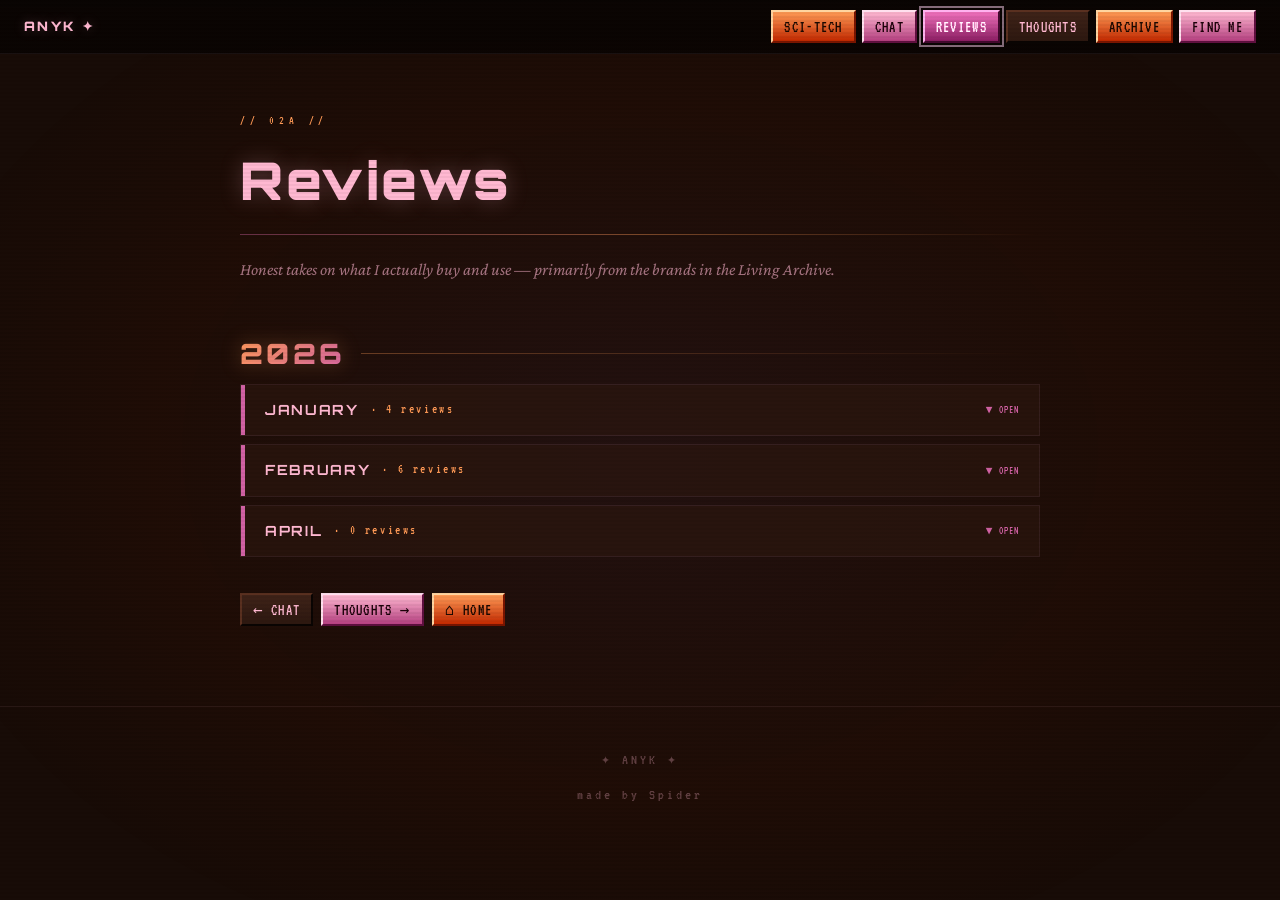
<file: reviews.html>
<!DOCTYPE html>
<html lang="en">
<head>
<meta charset="UTF-8">
<meta name="viewport" content="width=device-width, initial-scale=1.0">
<title>ANYK · Reviews</title>
<link rel="stylesheet" href="style.css">
<style>
.year-header {
  display:flex; align-items:center; gap:16px; margin:44px 0 6px;
}
.year-header:first-of-type { margin-top:0; }
.year-label {
  font-family:'Orbitron',sans-serif; font-size:28px; font-weight:900;
  letter-spacing:0.12em;
  background:linear-gradient(135deg,var(--flag-orange),var(--flag-pink));
  -webkit-background-clip:text; -webkit-text-fill-color:transparent; background-clip:text;
  filter:drop-shadow(0 0 10px rgba(255,154,86,0.3));
}
.year-line { flex:1; height:1px; background:linear-gradient(90deg,var(--flag-orange),transparent); opacity:0.35; }
.month-acc { margin-bottom:8px; border:1px solid rgba(255,184,209,0.1); }
.month-acc-header {
  display:flex; align-items:center; justify-content:space-between;
  padding:13px 20px; cursor:pointer; background:rgba(45,24,16,0.6);
  border-left:4px solid var(--flag-pink);
  transition:background 0.2s, border-color 0.2s; user-select:none;
}
.month-acc-header:hover, .month-acc-header.open {
  background:rgba(63,35,24,0.85); border-left-color:var(--flag-orange);
}
.month-name {
  font-family:'Orbitron',sans-serif; font-size:14px; font-weight:700;
  letter-spacing:0.12em; color:var(--pink-baby); text-transform:uppercase;
}
.month-count { font-family:'VT323',monospace; font-size:13px; letter-spacing:0.2em; color:var(--flag-orange); margin-left:12px; }
.month-arrow { font-family:'VT323',monospace; font-size:11px; letter-spacing:0.1em; color:var(--flag-pink); transition:color 0.2s; }
.month-acc-header:hover .month-arrow, .month-acc-header.open .month-arrow { color:var(--flag-orange); }
.month-acc-body { max-height:0; overflow:hidden; transition:max-height 0.55s ease, padding 0.4s ease; padding:0; }
.month-acc-body.open { max-height:9999px; padding:16px 0 4px; }
</style>
</head>
<body>

<nav>
  <a href="index.html" class="nav-logo">ANYK ✦</a>
  <div class="nav-links">
    <a href="scitech.html"  class="btn btn-or">Sci-Tech</a>
    <a href="chat.html"     class="btn btn-pk">Chat</a>
    <a href="reviews.html"  class="btn btn-mg current">Reviews</a>
    <a href="thoughts.html" class="btn btn-dk">Thoughts</a>
    <a href="archive.html"  class="btn btn-or">Archive</a>
    <a href="findme.html"   class="btn btn-pk">Find Me</a>
  </div>
</nav>

<div class="page-wrap">
  <p class="page-tag">// 02a //</p>
  <h1 class="page-title">Reviews</h1>
  <div class="page-line"></div>
  <p class="page-desc">Honest takes on what I actually buy and use — primarily from the brands in the Living Archive.</p>

  <!-- ════════════ 2026 ════════════ -->
  <div class="year-header">
    <span class="year-label">2026</span>
    <div class="year-line"></div>
  </div>

  <!-- ── JANUARY ── -->
  <div class="month-acc">
    <div class="month-acc-header" onclick="toggleMonth(this)">
      <div style="display:flex;align-items:center;">
        <span class="month-name">January</span>
        <span class="month-count">· 4 reviews</span>
      </div>
      <span class="month-arrow">▼ OPEN</span>
    </div>
    <div class="month-acc-body">

      <div class="review">
        <p class="review-date">01 / 12</p>
        <p class="review-product">Topicals — Slick Salve Lip Balm in Açaí</p>
        <p class="review-stars">☀️☀️☀️☀️☀️</p>
        <p class="review-text">One of my favorite lip products I have ever used. The color is a beautiful berry, and it hydrates quickly. I have bought 3 so far — two of the mint version for my wife (who also loves it) and the açaí for me. Worth the hype and the price, and after two months of consistent use there is still a sizable amount left. Doesn't leave a white residue on your lips.</p>
        <div class="review-img-wrap">
          <img src="images/topicals-lip-salve.jpeg" alt="Topicals Slick Salve Lip Balm in Açaí">
          <p class="review-img-caption">Topicals Slick Salve · Açaí</p>
        </div>
      </div>

      <div class="review">
        <p class="review-date">01 / 19</p>
        <p class="review-product">Kayali — The Wedding Perfume (Silk Santal) · 1.5ml tester</p>
        <p class="review-stars">☀️☀️☀️</p>
        <p class="review-text">A very mature, earthy, sweet smell. Almost like a musk, but more subtle. It reminds me of a loving embrace by an older woman. Not my scent of choice, but definitely a lovely one.<br><br><em style="color:var(--flag-orange);font-size:14px;">Notes: Sparkling Champagne · White Freesia · Blackcurrant · Pink Praline · Jasmine · Rose Damascena · Orange Blossom · Sugared Musk · Sandalwood · Oakmoss · Vanilla Absolute</em></p>
        <div class="review-img-wrap">
          <img src="images/kayali-the-wedding.jpeg" alt="Kayali The Wedding Silk Santal">
          <p class="review-img-caption">Kayali The Wedding · 1.5ml</p>
        </div>
      </div>

      <div class="review">
        <p class="review-date">01 / 29</p>
        <p class="review-product">COSRX — Low pH Good Morning Gel Cleanser</p>
        <p class="review-stars">☀️☀️☀️☀️☀️</p>
        <p class="review-text">I bought this not knowing it was the same one friends had been suggesting while I was in Korea — where it was an inexpensive buy even by American standards. It leaves skin feeling supple, hydrated, yet refreshed and clean. My go-to when my skin is acting up and needs a reset. Works great as the first step in cleansing.</p>
        <div class="review-img-wrap">
          <img src="images/cosrx-cleanser.jpeg" alt="COSRX Low pH Good Morning Gel Cleanser">
          <p class="review-img-caption">COSRX Low pH Cleanser</p>
        </div>
      </div>

      <div class="review">
        <p class="review-date">01 / 29</p>
        <p class="review-product">Euthymol — Original (Whitening) Toothpaste</p>
        <p class="review-stars">☀️</p>
        <p class="review-text">Really don't like this toothpaste, and I am at the point where I've used half the tube so I feel that's valid to say. The flavor is strong but too much to feel refreshing and doesn't last on the breath. It hasn't made my breath fresher nor my teeth whiter. Also, the tube is incredibly difficult to get product out of. One star for the toothpaste color itself being pink — which is probably not a good thing.</p>
        <div class="review-img-wrap">
          <img src="images/euthymol-toothpaste.jpeg" alt="Euthymol Original Whitening Toothpaste">
          <p class="review-img-caption">Euthymol Original</p>
        </div>
      </div>

    </div>
  </div><!-- /january -->

  <!-- ── FEBRUARY ── -->
  <div class="month-acc">
    <div class="month-acc-header" onclick="toggleMonth(this)">
      <div style="display:flex;align-items:center;">
        <span class="month-name">February</span>
        <span class="month-count">· 6 reviews</span>
      </div>
      <span class="month-arrow">▼ OPEN</span>
    </div>
    <div class="month-acc-body">

      <div class="review">
        <p class="review-date">02 / 02</p>
        <p class="review-product">Topicals — Brightening &amp; Cleansing Bar (2ct)</p>
        <p class="review-stars">☀️☀️</p>
        <p class="review-text">I bought this in November, it's now February and I am just now running thin on the 1st bar — two will last you approximately four months. I haven't noticed a marked improvement in skin clarity, but I also am not that attentive to hyperpigmentation — after all, I am Black. It has a slightly drying effect after scrubbing and carries no strong scent. Gets the job done (washing your body), but is not remarkable enough for me to run back for again and again.</p>
        <div class="review-img-wrap">
          <img src="images/topicals-cleansing-bar.jpeg" alt="Topicals Brightening Cleansing Bar">
          <p class="review-img-caption">Topicals Cleansing Bar · 2ct</p>
        </div>
      </div>

      <div class="review">
        <p class="review-date">02 / 02</p>
        <p class="review-product">Pacha Soap Co. — 'The Hot Spring' Candle</p>
        <p class="review-stars">☀️☀️</p>
        <p class="review-text">A remarkably disappointing candle experience! Picked this up at Whole Foods because it smelled divine and reminded me of my time abroad in spas in Asia. The candle had little to no scent when lit.<br><br><em style="font-size:15px;color:var(--flag-orange);">02/05 Edit:</em> Okay, it actually does have a scent, but it is veryyyyy subtle. You have to walk out of the room and walk back in to really get the effect.</p>
        <div class="review-img-wrap">
          <img src="images/pacha-hot-spring-candle.jpeg" alt="Pacha Soap Co The Hot Spring Candle">
          <p class="review-img-caption">Pacha Soap Co · The Hot Spring</p>
        </div>
      </div>

      <div class="review">
        <p class="review-date">02 / 05</p>
        <p class="review-product">So.Natural — All Day Tight Make Up Setting Fixer</p>
        <p class="review-stars">☀️☀️☀️</p>
        <p class="review-text">Fair warning: my makeup is never transfer-proof, so if that's your metric, wrong place. What I can say: I love the mist and it has no strange or strong alcohol smell. I picked up two in Korea in July 2025 and am almost done with the first (the second was defective). A decent fixing spray — leaves your skin dewy as you blend products but dries down almost airbrushed.</p>
        <div class="review-img-wrap">
          <img src="images/sonatural-setting-spray.jpeg" alt="So.Natural All Day Tight Setting Fixer">
          <p class="review-img-caption">So.Natural Setting Fixer</p>
        </div>
      </div>

      <div class="review">
        <p class="review-date">02 / 05</p>
        <p class="review-product">Kayali — Vanilla Candy Perfume (Rock Sugar) · 1.5ml tester</p>
        <p class="review-stars">☀️☀️☀️☀️</p>
        <p class="review-text">The immediate favorite of all the testers I purchased — right out the box. It has a sweet vanilla candy scent, just like it states, and blends out wonderfully on my skin. Mellow, not overly sugary, my go-to when I want vanilla and a little something more.<br><br><em style="color:var(--flag-orange);font-size:14px;">Notes: Candied Pear · Bubble Gum · Vanilla Cream Tonka · Sandalwood · Patchouli Marshmallow · Ylang-Ylang · Rock Sugar · Cashmere Woods</em></p>
        <div class="review-img-wrap">
          <img src="images/kayali-vanilla-candy.jpeg" alt="Kayali Vanilla Candy Rock Sugar">
          <p class="review-img-caption">Kayali Vanilla Candy · 1.5ml</p>
        </div>
      </div>

      <div class="review">
        <p class="review-date">02 / 09</p>
        <p class="review-product">Beauty of Joseon — Daily Tinted Fluid Sunscreen</p>
        <p class="review-stars">☀️☀️☀️</p>
        <p class="review-text">My favorite tinted sunscreen — also the only one I've currently tried. It blends beautifully, provides great coverage, and hasn't broken me out. Just not transfer-proof unless you set it (and even then, eh).</p>
        <div class="review-img-wrap">
          <img src="images/beauty-of-joseon-sunscreen.jpeg" alt="Beauty of Joseon Daily Tinted Sunscreen">
          <p class="review-img-caption">Beauty of Joseon · Tinted SPF</p>
        </div>
      </div>

      <div class="review">
        <p class="review-date">02 / 09</p>
        <p class="review-product">Numbuzin — Pantothenic B5 Active Soothing Cream</p>
        <p class="review-stars">☀️☀️☀️☀️☀️</p>
        <p class="review-text">One of the most hydrating and clarifying moisturizers I have ever used. You could tell I was scraping the pot. I bought this in South Korea after really enjoying a face mask by this brand. Money well spent.</p>
        <div class="review-img-wrap">
          <img src="images/numbuzin-b5-cream.jpeg" alt="Numbuzin Pantothenic B5 Soothing Cream">
          <p class="review-img-caption">Numbuzin B5 Soothing Cream</p>
        </div>
      </div>

    </div>
  </div><!-- /february -->

  <!-- ── APRIL ── -->
  <div class="month-acc">
    <div class="month-acc-header" onclick="toggleMonth(this)">
      <div style="display:flex;align-items:center;">
        <span class="month-name">April</span>
        <span class="month-count">· 0 reviews</span>
      </div>
      <span class="month-arrow">▼ OPEN</span>
    </div>
    <div class="month-acc-body">
      <p style="font-size:16px;color:var(--pink-dim);font-style:italic;padding:0 22px 16px;">Reviews coming soon. ✦</p>
    </div>
  </div><!-- /april -->

  <div class="btn-row">
    <a href="chat.html"     class="btn btn-dk">← Chat</a>
    <a href="thoughts.html" class="btn btn-pk">Thoughts →</a>
    <a href="index.html"    class="btn btn-or">⌂ Home</a>
  </div>
</div>

<footer>
  <p>✦ ANYK ✦</p>
  <p style="margin-top:8px;">made by Spider</p>
</footer>

<script>
function toggleMonth(header) {
  const body  = header.nextElementSibling;
  const arrow = header.querySelector('.month-arrow');
  const isOpen = body.classList.contains('open');
  body.classList.toggle('open', !isOpen);
  header.classList.toggle('open', !isOpen);
  arrow.textContent = isOpen ? '▼ OPEN' : '▲ CLOSE';
}
</script>
</body>
</html>
</file>
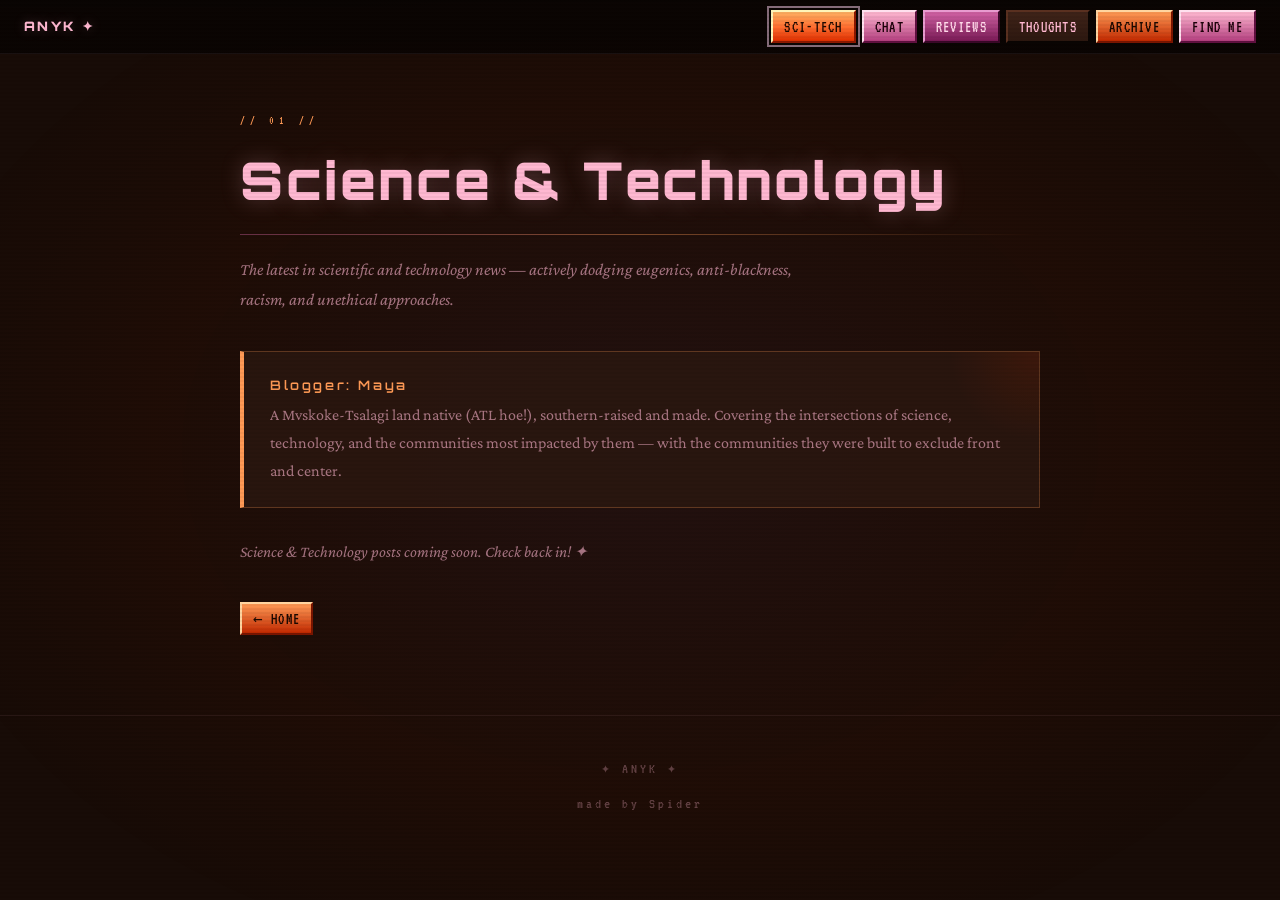
<file: scitech.html>
<!DOCTYPE html>
<html lang="en">
<head>
<meta charset="UTF-8">
<meta name="viewport" content="width=device-width, initial-scale=1.0">
<title>ANYK · Sci-Tech</title>
<link rel="stylesheet" href="style.css">
</head>
<body>

<nav>
  <a href="index.html" class="nav-logo">ANYK ✦</a>
  <div class="nav-links">
    <a href="scitech.html"  class="btn btn-or current">Sci-Tech</a>
    <a href="chat.html"     class="btn btn-pk">Chat</a>
    <a href="reviews.html"  class="btn btn-mg">Reviews</a>
    <a href="thoughts.html" class="btn btn-dk">Thoughts</a>
    <a href="archive.html"  class="btn btn-or">Archive</a>
    <a href="findme.html"   class="btn btn-pk">Find Me</a>
  </div>
</nav>

<div class="page-wrap">
  <p class="page-tag">// 01 //</p>
  <h1 class="page-title">Science &amp; Technology</h1>
  <div class="page-line"></div>
  <p class="page-desc">The latest in scientific and technology news — actively dodging eugenics, anti-blackness, racism, and unethical approaches.</p>

  <div class="bio-card">
    <p class="bio-name">Blogger: Maya</p>
    <p class="bio-text">A Mvskoke-Tsalagi land native (ATL hoe!), southern-raised and made. Covering the intersections of science, technology, and the communities most impacted by them — with the communities they were built to exclude front and center.</p>
  </div>

  <p class="note">Science & Technology posts coming soon. Check back in! ✦</p>

  <div class="btn-row">
    <a href="index.html" class="btn btn-or">← Home</a>
  </div>
</div>

<footer>
  <p>✦ ANYK ✦</p>
  <p style="margin-top:8px;">made by Spider</p>
</footer>

</body>
</html>
</file>
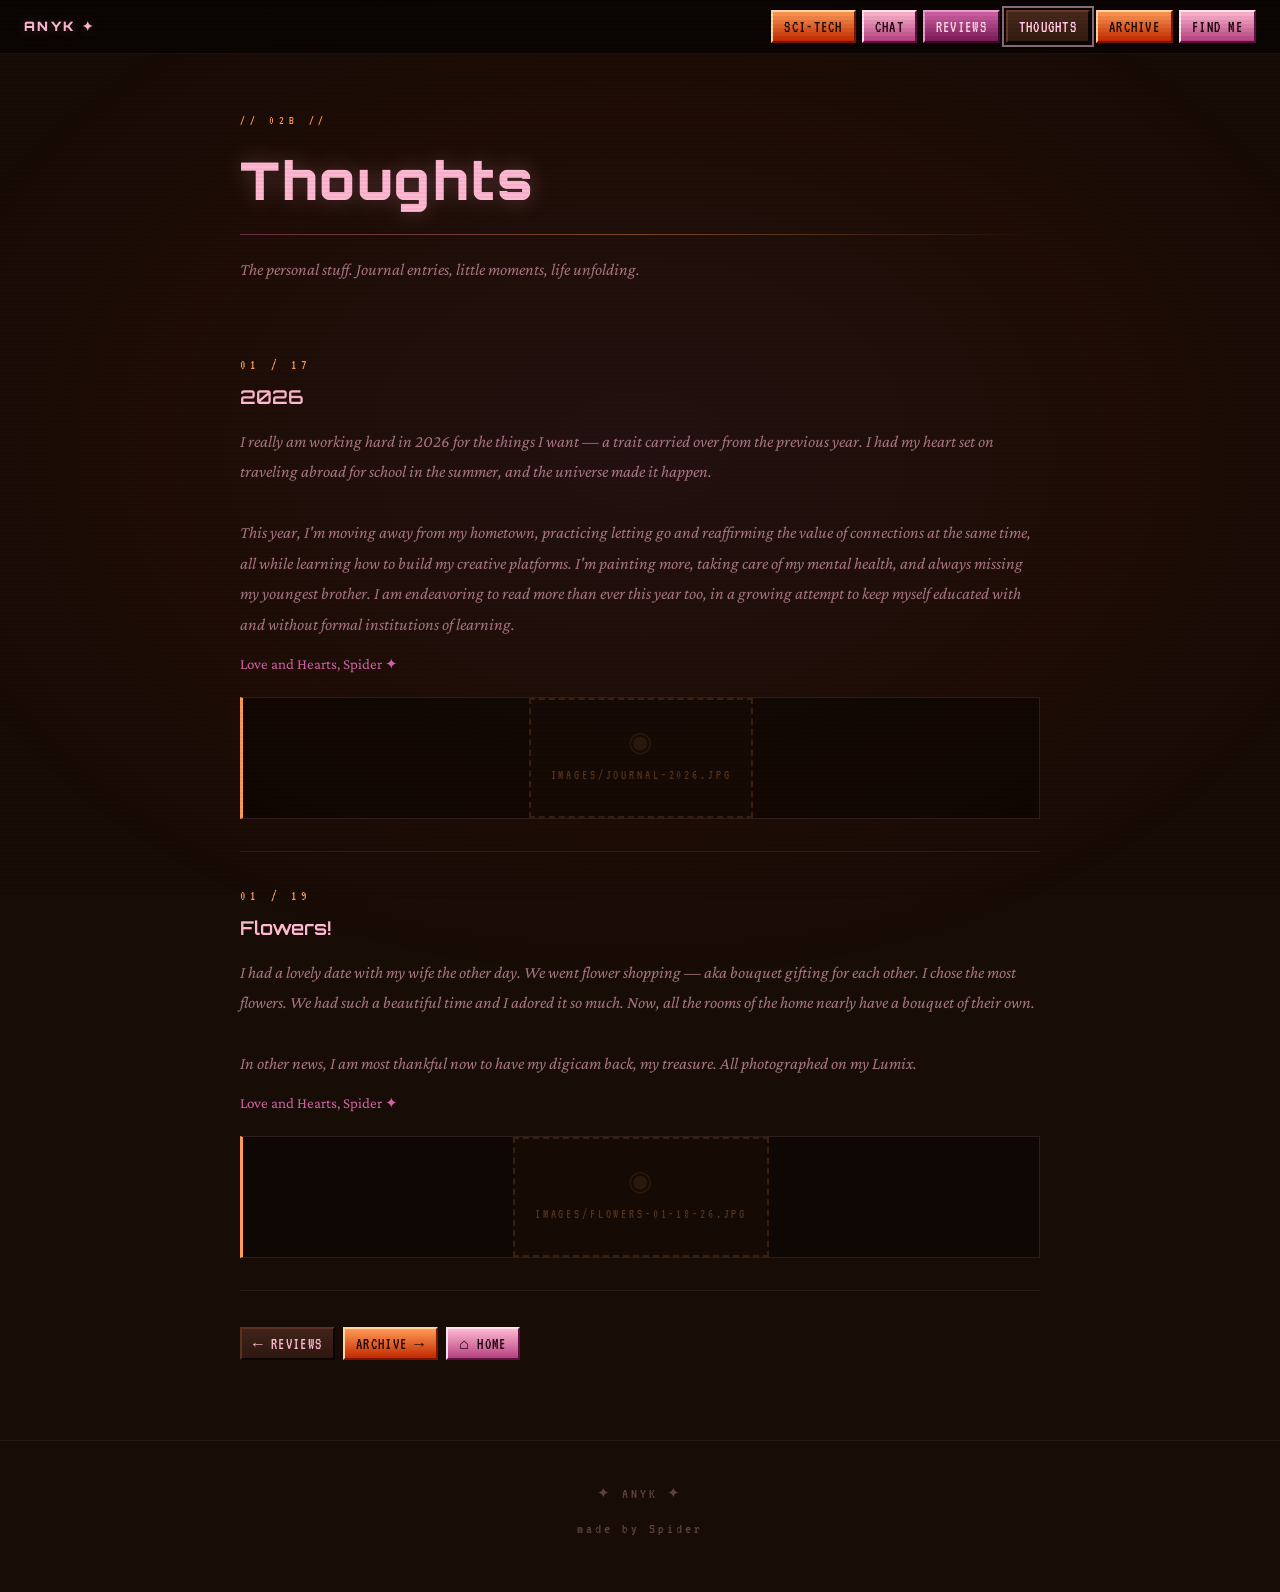
<file: thoughts.html>
<!DOCTYPE html>
<html lang="en">
<head>
<meta charset="UTF-8">
<meta name="viewport" content="width=device-width, initial-scale=1.0">
<title>ANYK · Thoughts</title>
<link rel="stylesheet" href="style.css">
</head>
<body>

<nav>
  <a href="index.html" class="nav-logo">ANYK ✦</a>
  <div class="nav-links">
    <a href="scitech.html"  class="btn btn-or">Sci-Tech</a>
    <a href="chat.html"     class="btn btn-pk">Chat</a>
    <a href="reviews.html"  class="btn btn-mg">Reviews</a>
    <a href="thoughts.html" class="btn btn-dk current">Thoughts</a>
    <a href="archive.html"  class="btn btn-or">Archive</a>
    <a href="findme.html"   class="btn btn-pk">Find Me</a>
  </div>
</nav>

<div class="page-wrap">
  <p class="page-tag">// 02b //</p>
  <h1 class="page-title">Thoughts</h1>
  <div class="page-line"></div>
  <p class="page-desc">The personal stuff. Journal entries, little moments, life unfolding.</p>

  <div class="thought">
    <p class="thought-date">01 / 17</p>
    <p class="thought-title">2026</p>
    <p class="thought-text">I really am working hard in 2026 for the things I want — a trait carried over from the previous year. I had my heart set on traveling abroad for school in the summer, and the universe made it happen.<br><br>This year, I'm moving away from my hometown, practicing letting go and reaffirming the value of connections at the same time, all while learning how to build my creative platforms. I'm painting more, taking care of my mental health, and always missing my youngest brother. I am endeavoring to read more than ever this year too, in a growing attempt to keep myself educated with and without formal institutions of learning.</p>
    <p class="thought-sig">Love and Hearts, Spider ✦</p>
    <div class="thought-img-wrap">
      <!-- TO ADD IMAGE: replace with:
           <img src="images/journal-2026.jpg" alt="Photo for 2026 entry">
           <p class="thought-img-caption">01.17.26</p>                                 -->
      <div class="thought-img-placeholder"><span class="ph-icon">◉</span><span>images/journal-2026.jpg</span></div>
    </div>
  </div>

  <div class="thought">
    <p class="thought-date">01 / 19</p>
    <p class="thought-title">Flowers!</p>
    <p class="thought-text">I had a lovely date with my wife the other day. We went flower shopping — aka bouquet gifting for each other. I chose the most flowers. We had such a beautiful time and I adored it so much. Now, all the rooms of the home nearly have a bouquet of their own.<br><br>In other news, I am most thankful now to have my digicam back, my treasure. All photographed on my Lumix.</p>
    <p class="thought-sig">Love and Hearts, Spider ✦</p>
    <div class="thought-img-wrap">
      <!-- TO ADD IMAGE: replace with:
           <img src="images/flowers-01-18-26.jpg" alt="Flowers from our date">
           <p class="thought-img-caption">Flowers for each other · 01.18.26</p>        -->
      <div class="thought-img-placeholder"><span class="ph-icon">◉</span><span>images/flowers-01-18-26.jpg</span></div>
    </div>
  </div>

  <div class="btn-row">
    <a href="reviews.html" class="btn btn-dk">← Reviews</a>
    <a href="archive.html" class="btn btn-or">Archive →</a>
    <a href="index.html"   class="btn btn-pk">⌂ Home</a>
  </div>
</div>

<footer>
  <p>✦ ANYK ✦</p>
  <p style="margin-top:8px;">made by Spider</p>
</footer>

</body>
</html>
</file>
<file: style.css>
@import url('https://fonts.googleapis.com/css2?family=Orbitron:wght@400;600;900&family=VT323&family=Crimson+Pro:ital,wght@0,400;0,600;1,400&display=swap');

:root {
  --brown-deep:   #0A0503;
  --brown-dark:   #180C07;
  --brown-mid:    #2D1810;
  --brown-light:  #3F2318;
  --brown-border: #5A3020;
  --pink-baby:    #FFB8D1;
  --pink-light:   #FFD9E9;
  --pink-dim:     rgba(255,184,209,0.6);
  --pink-glow:    rgba(255,184,209,0.25);
  --flag-red:     #D52D00;
  --flag-orange:  #FF9A56;
  --flag-pink:    #D162A4;
  --flag-magenta: #B55690;
  --flag-rose:    #E8407A;
}

*{ margin:0; padding:0; box-sizing:border-box; }
html{ scroll-behavior:smooth; }

body {
  background-color: var(--brown-dark);
  color: var(--pink-baby);
  font-family: 'Crimson Pro', serif;
  font-size: 18px;
  line-height: 1.75;
  overflow-x: hidden;
}

/* scanlines */
body::before {
  content:''; position:fixed; inset:0;
  background:repeating-linear-gradient(0deg,transparent,transparent 2px,rgba(0,0,0,0.04) 2px,rgba(0,0,0,0.04) 4px);
  pointer-events:none; z-index:9000;
}
/* ambient glow */
body::after {
  content:''; position:fixed; top:50%; left:50%;
  transform:translate(-50%,-50%);
  width:120vw; height:120vh;
  background:radial-gradient(ellipse at center,rgba(181,86,144,0.07) 0%,rgba(213,45,0,0.04) 45%,transparent 70%);
  pointer-events:none; z-index:0;
}

/* ── NAV ── */
nav {
  position:fixed; top:0; left:0; right:0; z-index:8000;
  padding:10px 24px;
  display:flex; align-items:center; justify-content:space-between; flex-wrap:wrap; gap:6px;
  background:linear-gradient(180deg,rgba(10,5,3,0.97) 0%,rgba(10,5,3,0.92) 100%);
  border-bottom:1px solid rgba(255,184,209,0.07);
}
.nav-logo {
  font-family:'Orbitron',sans-serif;
  font-size:13px; font-weight:900;
  color:var(--pink-baby);
  text-shadow:0 0 12px var(--pink-glow);
  letter-spacing:0.18em; text-decoration:none;
}
.nav-links { display:flex; gap:6px; flex-wrap:wrap; }

/* ── MYSPACE BUTTONS ── */
.btn {
  font-family:'VT323',monospace;
  font-size:16px; letter-spacing:0.08em;
  text-transform:uppercase; text-decoration:none;
  display:inline-block; padding:3px 11px 2px;
  cursor:pointer; border:none;
  transition:filter .1s; line-height:1.5;
}
.btn-or {
  color:#1A0800;
  background:linear-gradient(180deg,#FF9A56 0%,#C22900 100%);
  border-top:2px solid #FFD4A0; border-left:2px solid #FFD4A0;
  border-right:2px solid #7A1500; border-bottom:2px solid #7A1500;
}
.btn-or:hover { filter:brightness(1.15); }
.btn-or:active { border-top-color:#7A1500;border-left-color:#7A1500;border-right-color:#FFD4A0;border-bottom-color:#FFD4A0; }
.btn-pk {
  color:#1A0008;
  background:linear-gradient(180deg,#FFB8D1 0%,#B54080 100%);
  border-top:2px solid #FFE0EE; border-left:2px solid #FFE0EE;
  border-right:2px solid #601040; border-bottom:2px solid #601040;
}
.btn-pk:hover { filter:brightness(1.15); }
.btn-pk:active { border-top-color:#601040;border-left-color:#601040;border-right-color:#FFE0EE;border-bottom-color:#FFE0EE; }
.btn-mg {
  color:var(--pink-light);
  background:linear-gradient(180deg,#D162A4 0%,#7A1A56 100%);
  border-top:2px solid #E89BCF; border-left:2px solid #E89BCF;
  border-right:2px solid #3A0828; border-bottom:2px solid #3A0828;
}
.btn-mg:hover { filter:brightness(1.15); }
.btn-dk {
  color:var(--pink-baby);
  background:linear-gradient(180deg,var(--brown-light) 0%,var(--brown-mid) 100%);
  border-top:2px solid var(--brown-border); border-left:2px solid var(--brown-border);
  border-right:2px solid var(--brown-deep); border-bottom:2px solid var(--brown-deep);
}
.btn-dk:hover { filter:brightness(1.3); }
.btn.current {
  outline:2px solid rgba(255,184,209,0.5);
  outline-offset:2px;
  filter:brightness(1.15);
}

/* ── PAGE WRAPPER ── */
.page-wrap {
  position:relative; max-width:860px;
  margin:0 auto; padding:110px 30px 80px; z-index:1;
}

/* ── PAGE HEADER ── */
.page-tag {
  font-family:'VT323',monospace; font-size:12px;
  letter-spacing:.4em; color:var(--flag-orange);
  text-transform:uppercase; margin-bottom:4px;
}
.page-title {
  font-family:'Orbitron',sans-serif;
  font-size:clamp(26px,5vw,52px); font-weight:900;
  letter-spacing:.05em; color:var(--pink-baby);
  text-shadow:0 0 22px var(--pink-glow); margin-bottom:8px;
}
.page-line {
  height:1px;
  background:linear-gradient(90deg,var(--flag-pink),var(--flag-orange),transparent);
  margin-bottom:20px; opacity:.4;
}
.page-desc {
  font-size:17px; color:var(--pink-dim);
  font-style:italic; max-width:600px; margin-bottom:36px;
}

/* ── BIO CARD ── */
.bio-card {
  background:rgba(45,24,16,0.75);
  border:1px solid rgba(255,154,86,.25);
  border-left:4px solid var(--flag-orange);
  padding:22px 26px; margin-bottom:30px;
  position:relative; overflow:hidden;
}
.bio-card::after {
  content:''; position:absolute; top:0; right:0;
  width:90px; height:90px;
  background:radial-gradient(circle at top right,rgba(213,45,0,.12),transparent 70%);
}
.bio-name {
  font-family:'Orbitron',sans-serif; font-size:13px; font-weight:600;
  color:var(--flag-orange); letter-spacing:.2em; margin-bottom:5px;
}
.bio-text { font-size:16px; color:var(--pink-dim); }

/* ── ACCORDION ── */
.accordion { border:1px solid rgba(255,184,209,.09); margin-bottom:12px; }
.accordion-header {
  background:rgba(45,24,16,.85);
  display:flex; align-items:center; justify-content:space-between;
  padding:14px 20px; cursor:pointer;
  border-bottom:1px solid rgba(255,184,209,0);
  transition:background .2s, border-color .2s;
}
.accordion-header:hover { background:rgba(63,35,24,.9); border-bottom-color:rgba(255,154,86,.2); }
.acc-title {
  font-family:'Orbitron',sans-serif; font-size:15px; font-weight:600;
  color:var(--pink-baby); letter-spacing:.06em;
}
.acc-dot { width:10px; height:10px; border-radius:50%; margin-right:12px; flex-shrink:0; }
.acc-arrow { font-size:11px; color:var(--flag-pink); font-family:'VT323',monospace; letter-spacing:.1em; }
.accordion-body {
  max-height:0; overflow:hidden;
  transition:max-height .5s ease, padding .4s ease;
  padding:0 20px;
}
.accordion-body.open {
  max-height:4000px; padding:16px 20px 20px;
  border-top:1px solid rgba(255,184,209,.08);
}

/* ── BRAND ENTRIES ── */
.brand { padding:16px 0; border-bottom:1px solid rgba(255,184,209,.07); }
.brand:last-child { border-bottom:none; }
.brand-name {
  font-family:'Orbitron',sans-serif; font-size:14px; font-weight:600;
  color:var(--flag-pink); margin-bottom:3px; letter-spacing:.05em;
}
.brand-founder { font-size:14px; color:var(--flag-orange); font-style:italic; margin-bottom:5px; }
.brand-desc { font-size:15px; color:var(--pink-dim); margin-bottom:8px; line-height:1.6; }
.brand-links { display:flex; gap:6px; flex-wrap:wrap; margin-top:8px; }

/* ── REVIEW CARDS ── */
.review {
  background:rgba(24,12,7,.9);
  border:1px solid rgba(255,184,209,.1);
  border-top:3px solid var(--flag-pink);
  padding:22px; margin-bottom:20px;
}
.review-date {
  font-family:'VT323',monospace; font-size:14px;
  letter-spacing:.3em; color:var(--flag-orange); margin-bottom:4px;
}
.review-product {
  font-family:'Orbitron',sans-serif; font-size:15px; font-weight:600;
  color:var(--pink-baby); margin-bottom:10px; line-height:1.4;
}
.review-stars { font-size:19px; margin-bottom:10px; letter-spacing:3px; }
.review-text { font-size:16px; color:var(--pink-dim); line-height:1.75; }

/* ── REVIEW / THOUGHT IMAGES ── */
.review-img-wrap, .thought-img-wrap {
  margin-top:18px;
  border:1px solid rgba(255,184,209,.12);
  border-left:3px solid var(--flag-pink);
  overflow:hidden;
  background:rgba(10,5,3,0.6);
  display:flex; flex-direction:column; align-items:center;
}
.thought-img-wrap { border-left-color:var(--flag-orange); margin-top:20px; }
.review-img-wrap img, .thought-img-wrap img {
  display:block;
  width:auto;
  max-width:100%;
  max-height:100%;
  object-fit:contain;
  filter:saturate(0.88) contrast(1.05); transition:filter .3s;
}
.review-img-wrap:hover img, .thought-img-wrap:hover img { filter:saturate(1.05) contrast(1.08); }
.review-img-caption, .thought-img-caption {
  font-family:'VT323',monospace; font-size:13px;
  letter-spacing:.2em; color:rgba(255,184,209,.45);
  padding:6px 10px; background:rgba(10,5,3,.8); text-transform:uppercase;
}
.review-img-placeholder, .thought-img-placeholder {
  display:flex; flex-direction:column; align-items:center;
  justify-content:center; gap:8px; min-height:140px;
  background:rgba(24,12,7,.7);
  border:2px dashed rgba(255,184,209,.15);
  color:rgba(255,184,209,.28); font-family:'VT323',monospace;
  font-size:13px; letter-spacing:.22em;
  text-transform:uppercase; padding:20px; text-align:center;
}
.thought-img-placeholder { border-color:rgba(255,154,86,.15); color:rgba(255,154,86,.28); min-height:120px; }
.ph-icon { font-size:28px; opacity:.35; line-height:1; }

/* ── MONTH LABEL ── */
.month-label {
  font-family:'VT323',monospace; font-size:13px;
  letter-spacing:.35em; color:var(--flag-orange);
  text-transform:uppercase; margin:28px 0 18px;
}

/* ── THOUGHTS ── */
.thought { padding:32px 0; border-bottom:1px solid rgba(255,184,209,.09); }
.thought:last-of-type { border-bottom:none; }
.thought-date {
  font-family:'VT323',monospace; font-size:14px;
  letter-spacing:.3em; color:var(--flag-orange); margin-bottom:4px;
}
.thought-title {
  font-family:'Orbitron',sans-serif; font-size:19px;
  font-weight:600; color:var(--pink-baby); margin-bottom:12px;
}
.thought-text { font-size:17px; color:var(--pink-dim); line-height:1.8; font-style:italic; }
.thought-sig { margin-top:10px; font-size:15px; color:var(--flag-pink); }

/* ── SOCIAL ── */
.social-grid { display:flex; flex-wrap:wrap; gap:12px; }
.social-card {
  background:rgba(45,24,16,.8);
  border:1px solid rgba(255,184,209,.13);
  padding:18px 22px; min-width:180px; flex:1;
  transition:border-color .25s, transform .2s;
}
.social-card:hover { border-color:var(--flag-pink); transform:translateY(-3px); }
.social-platform {
  font-family:'VT323',monospace; font-size:13px;
  letter-spacing:.35em; color:var(--flag-orange);
  text-transform:uppercase; margin-bottom:4px;
}
.social-handle {
  font-family:'Orbitron',sans-serif; font-size:14px;
  font-weight:600; color:var(--pink-baby); margin-bottom:10px;
}
.social-desc { font-size:15px; color:var(--pink-dim); margin-bottom:12px; }

/* ── FOOTER ── */
footer {
  text-align:center; padding:40px 20px 50px;
  border-top:1px solid rgba(255,184,209,.07);
  font-family:'VT323',monospace; font-size:15px;
  color:rgba(255,184,209,.3); letter-spacing:.2em;
  position:relative; z-index:1;
}
footer a { color:rgba(255,184,209,.45); text-decoration:none; }
footer a:hover { color:var(--flag-orange); }

/* ── UTILITY ── */
a { color:inherit; }
.btn-row { display:flex; gap:8px; flex-wrap:wrap; margin-top:36px; }
.note { font-size:16px; color:var(--pink-dim); font-style:italic; margin-bottom:28px; }
.vt { font-family:'VT323',monospace; letter-spacing:.2em; }

@media(max-width:700px){
  nav {
    padding:8px 12px;
    flex-direction:column;
    align-items:flex-start;
    gap:6px;
  }
  .nav-links {
    display:flex;
    flex-wrap:nowrap;
    overflow-x:auto;
    -webkit-overflow-scrolling:touch;
    gap:5px;
    width:100%;
    padding-bottom:4px;
    scrollbar-width:none;
  }
  .nav-links::-webkit-scrollbar { display:none; }
  .btn {
    font-size:13px;
    padding:2px 8px 1px;
    white-space:nowrap;
    flex-shrink:0;
  }
  .page-wrap { padding:110px 18px 60px; }
  .social-card { min-width:140px; }
}
</file>
